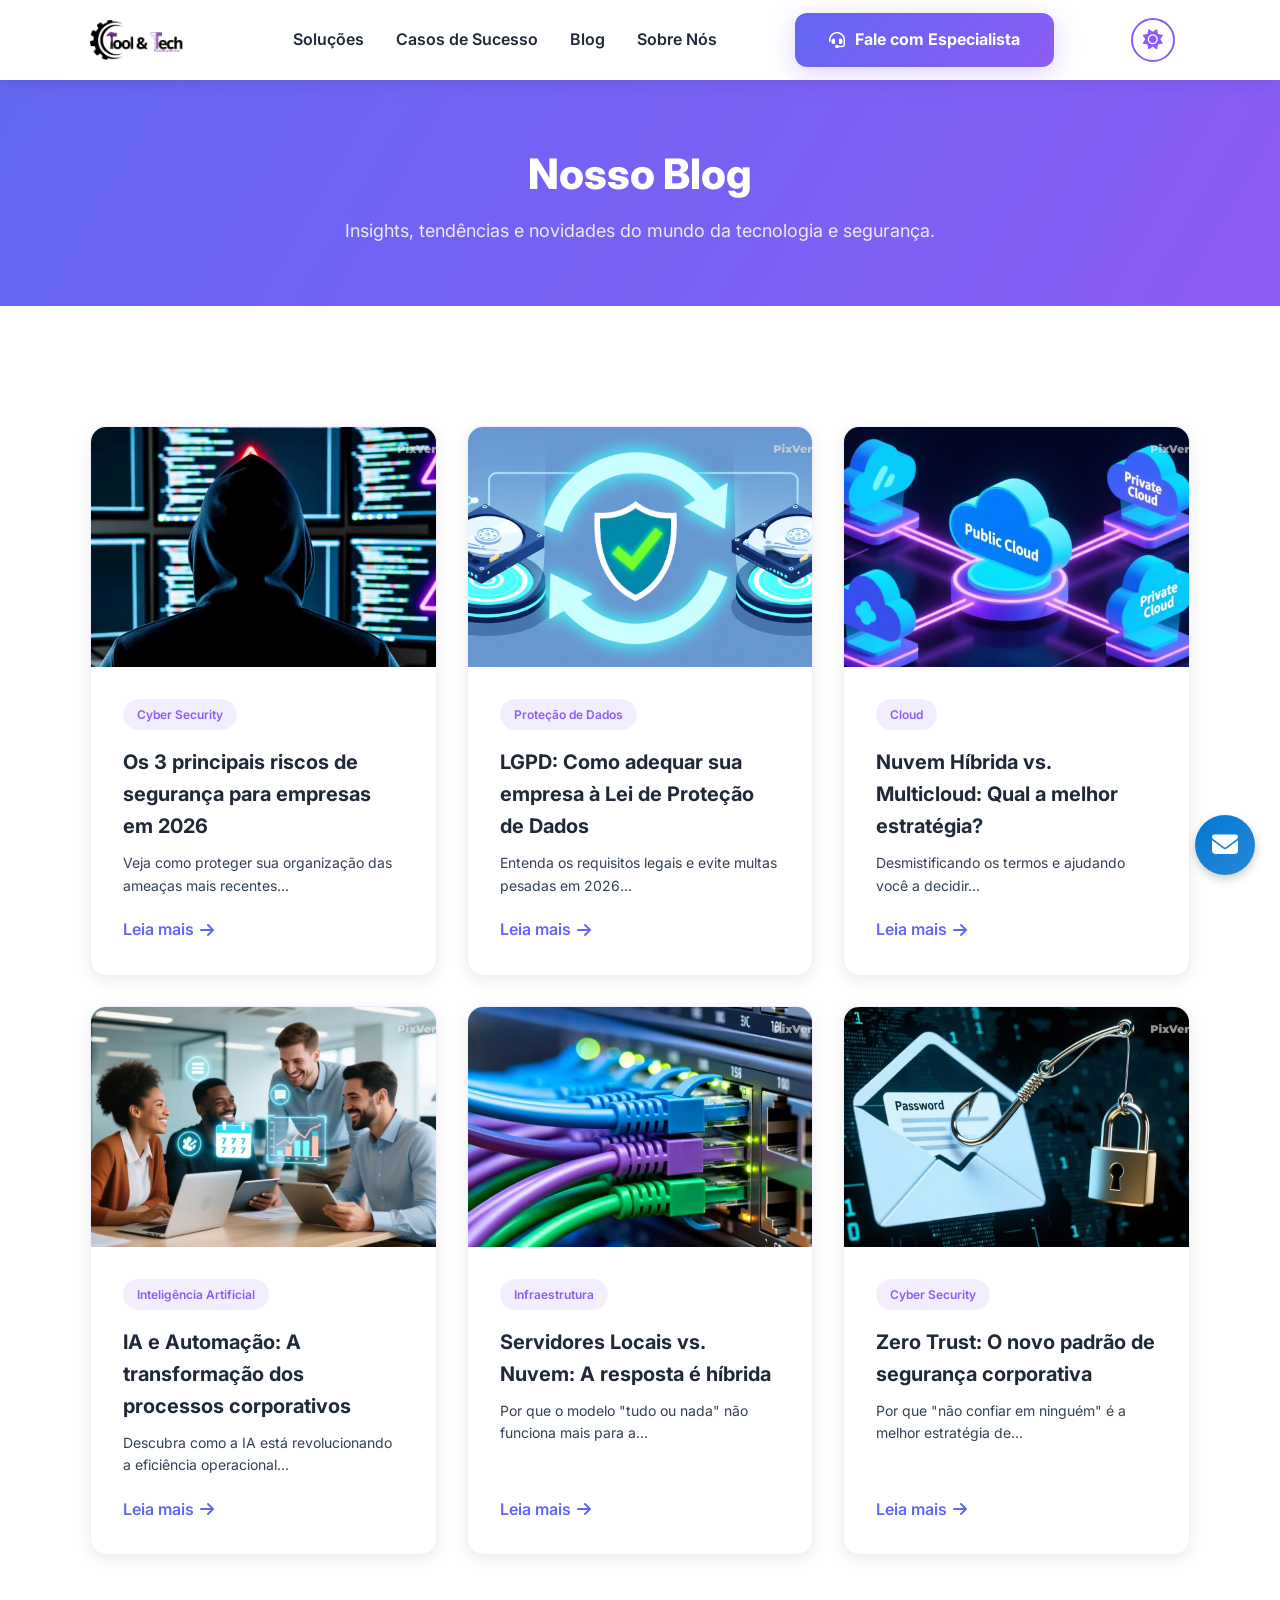
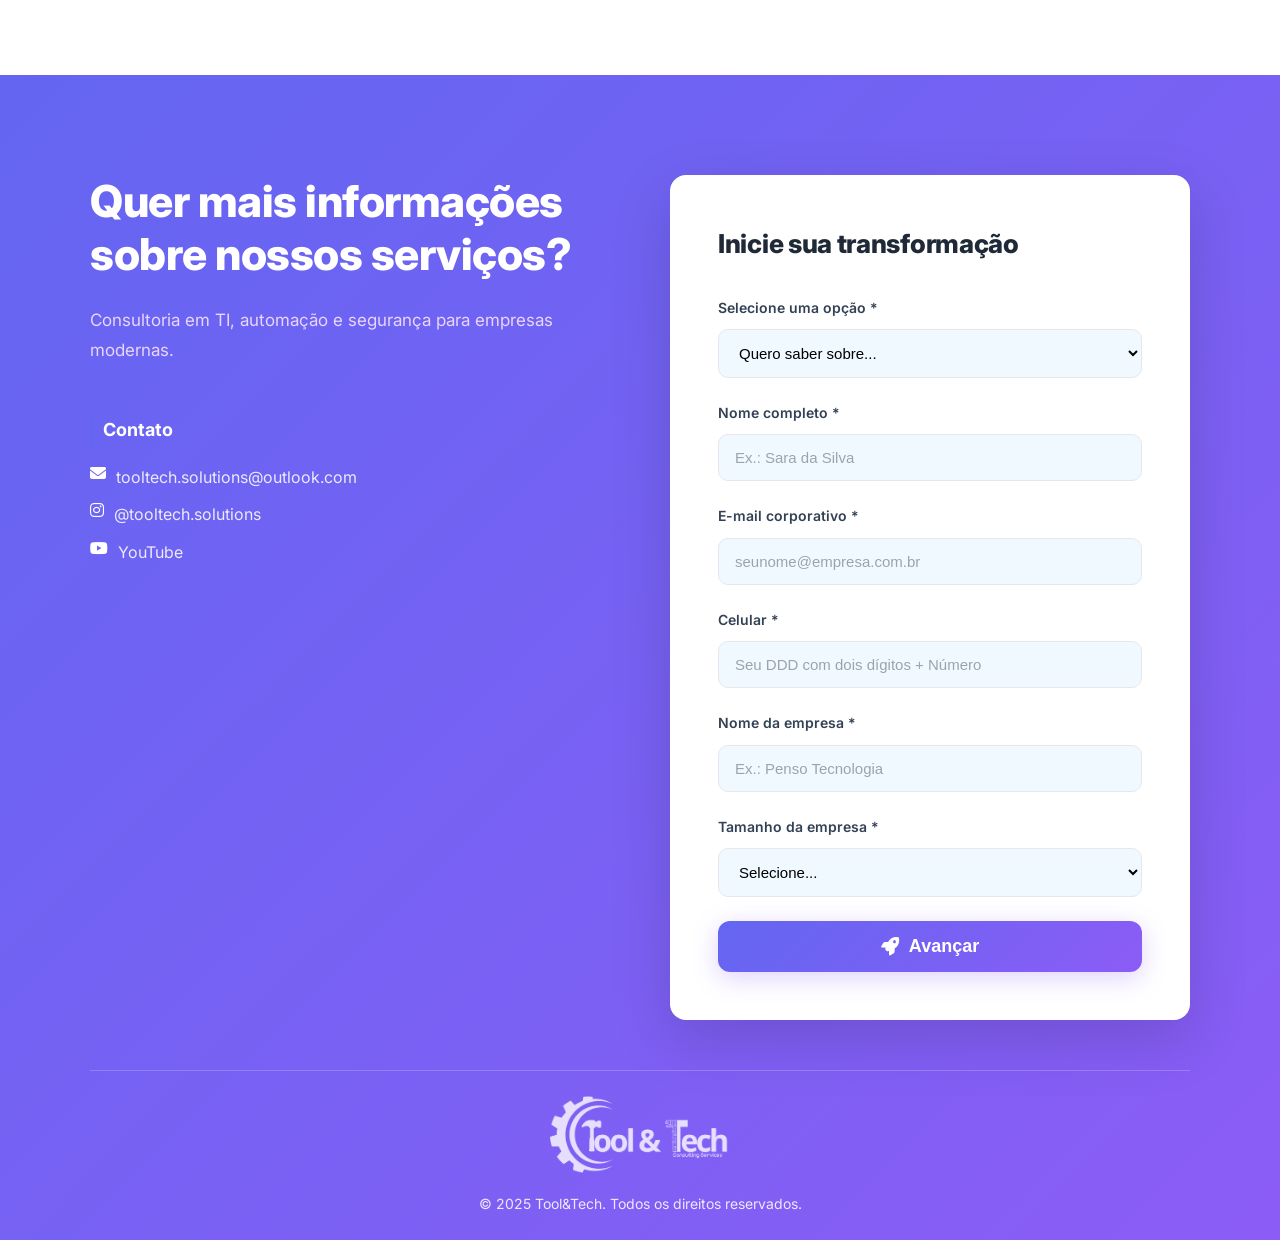
<file: pages/blog.html>
<!DOCTYPE html>
<html lang="pt-br">
  <head>
    <meta charset="UTF-8" />
    <meta name="viewport" content="width=device-width, initial-scale=1.0" />
    <title>Blog - Tool&Tech Consulting Services</title>

    <meta name="description" content="Blog de consultoria em TI, automação e segurança. Leia artigos sobre cyber security, proteção de dados, cloud computing e transformação digital.">
    <!-- Open Graph -->
    <meta property="og:title" content="Blog - Tool&Tech Consulting Services">
    <meta property="og:description" content="Insights e tendências sobre TI, segurança e automação para empresas modernas.">
    <meta property="og:image" content="../assets/images/logo/logo-tool-tech.png">
    <meta property="og:type" content="website">
    <meta property="og:url" content="https://www.tooltech.com.br/pages/blog.html">
    <!-- Twitter Card -->
    <meta name="twitter:card" content="summary_large_image">
    <meta name="twitter:title" content="Blog - Tool&Tech Consulting Services">
    <meta name="twitter:description" content="Insights e tendências sobre TI, segurança e automação para empresas modernas.">
    <meta name="twitter:image" content="../assets/images/logo/logo-tool-tech.png">

    <link rel="icon" href="../assets/images/logo/logo-tool-tech.icon" type="image/x-icon" />
    <link rel="stylesheet" href="https://cdn.jsdelivr.net/npm/swiper@11/swiper-bundle.min.css" />
    <link rel="stylesheet" href="https://cdnjs.cloudflare.com/ajax/libs/font-awesome/6.5.1/css/all.min.css" />
    <link rel="stylesheet" href="https://unpkg.com/aos@next/dist/aos.css" />
    <link rel="stylesheet" href="../assets/css/style.css" />
    <link rel="stylesheet" href="../assets/css/responsive.css" />
  </head>
  <body>
    <header id="main-header">
      <nav class="container nav-bar">
        <a href="../index.html" class="logo">
          <img src="../assets/images/logo/logo-tool-tech.png" alt="Logo da Tool&Tech Consulting Services - Consultoria em TI, automação e segurança para empresas modernas" style="max-height: 40px; width: auto;" loading="eager">
        </a>
        <ul class="nav-links">
          <li><a href="solucoes.html">Soluções</a></li>
          <li><a href="../index.html#cases">Casos de Sucesso</a></li>
          <li><a href="blog.html">Blog</a></li>
          <li><a href="sobre-nos.html">Sobre Nós</a></li>
        </ul>
        <a href="../index.html#contact" class="cta-button header-cta">
          <i class="fas fa-headset"></i> Fale com Especialista
        </a>
        <button id="theme-toggle" class="theme-toggle" aria-label="Alternar tema">
          <i class="fas fa-sun"></i>
        </button>
        <button id="menu-toggle" aria-label="Abrir menu">
          <i class="fas fa-bars"></i>
        </button>
      </nav>
      <div id="mobile-menu" class="mobile-nav">
        <a href="solucoes.html">Soluções</a>
        <a href="../index.html#cases">Casos de Sucesso</a>
        <a href="blog.html">Blog</a>
        <a href="sobre-nos.html">Sobre Nós</a>
        <a href="../index.html#contact" class="cta-button">Fale com um Especialista</a>
      </div>
    </header>

    <main>
      <section class="page-hero">
        <h1>Nosso Blog</h1>
        <p>
          Insights, tendências e novidades do mundo da tecnologia e segurança.
        </p>
      </section>

      <section class="section-padding">
        <div class="container">
          <div class="blog-grid">
            
            <div class="article-card" data-aos="fade-up">
              <a href="artigo.html?id=1" class="article-image-link">
                <div class="article-image" style="background-image: url('../assets/images/blog/artigo-1.jpg');"></div>
              </a>
              <div class="article-content">
                <span class="article-category">Cyber Security</span>
                <h3>Os 3 principais riscos de segurança para empresas em 2026</h3>
                <p>Veja como proteger sua organização das ameaças mais recentes...</p>
                <a href="artigo.html?id=1" class="card-link">Leia mais <i class="fas fa-arrow-right"></i></a>
              </div>
            </div>

            <div class="article-card" data-aos="fade-up" data-aos-delay="100">
              <a href="artigo.html?id=2" class="article-image-link">
                <div class="article-image" style="background-image: url('../assets/images/blog/artigo-2.jpg');"></div>
              </a>
              <div class="article-content">
                <span class="article-category">Proteção de Dados</span>
                <h3>LGPD: Como adequar sua empresa à Lei de Proteção de Dados</h3>
                <p>Entenda os requisitos legais e evite multas pesadas em 2026...</p>
                <a href="artigo.html?id=2" class="card-link">Leia mais <i class="fas fa-arrow-right"></i></a>
              </div>
            </div>

            <div class="article-card" data-aos="fade-up" data-aos-delay="200">
              <a href="artigo.html?id=3" class="article-image-link">
                <div class="article-image" style="background-image: url('../assets/images/blog/artigo-3.jpg');"></div>
              </a>
              <div class="article-content">
                <span class="article-category">Cloud</span>
                <h3>Nuvem Híbrida vs. Multicloud: Qual a melhor estratégia?</h3>
                <p>Desmistificando os termos e ajudando você a decidir...</p>
                <a href="artigo.html?id=3" class="card-link">Leia mais <i class="fas fa-arrow-right"></i></a>
              </div>
            </div>

            <div class="article-card" data-aos="fade-up">
              <a href="artigo.html?id=4" class="article-image-link">
                <div class="article-image" style="background-image: url('../assets/images/blog/artigo-4.jpg');"></div>
              </a>
              <div class="article-content">
                <span class="article-category">Inteligência Artificial</span>
                <h3>IA e Automação: A transformação dos processos corporativos</h3>
                <p>Descubra como a IA está revolucionando a eficiência operacional...</p>
                <a href="artigo.html?id=4" class="card-link">Leia mais <i class="fas fa-arrow-right"></i></a>
              </div>
            </div>

            <div class="article-card" data-aos="fade-up" data-aos-delay="100">
              <a href="artigo.html?id=5" class="article-image-link">
                <div class="article-image" style="background-image: url('../assets/images/blog/artigo-5.jpg');"></div>
              </a>
              <div class="article-content">
                <span class="article-category">Infraestrutura</span>
                <h3>Servidores Locais vs. Nuvem: A resposta é híbrida</h3>
                <p>Por que o modelo "tudo ou nada" não funciona mais para a...</p>
                <a href="artigo.html?id=5" class="card-link">Leia mais <i class="fas fa-arrow-right"></i></a>
              </div>
            </div>

            <div class="article-card" data-aos="fade-up" data-aos-delay="200">
              <a href="artigo.html?id=6" class="article-image-link">
                <div class="article-image" style="background-image: url('../assets/images/blog/artigo-6.jpg');"></div>
              </a>
              <div class="article-content">
                <span class="article-category">Cyber Security</span>
                <h3>Zero Trust: O novo padrão de segurança corporativa</h3>
                <p>Por que "não confiar em ninguém" é a melhor estratégia de...</p>
                <a href="artigo.html?id=6" class="card-link">Leia mais <i class="fas fa-arrow-right"></i></a>
              </div>
            </div>

          </div>
        </div>
      </section>
    </main>

    <section id="contact" class="contact-footer-section">
        <div class="container">
            <div class="contact-grid">
                <div class="contact-info" data-aos="fade-right">
                    <h2>Quer mais informações sobre nossos serviços?</h2>
                    <p>Consultoria em TI, automação e segurança para empresas modernas.</p>
                    <div class="footer-links-grid">
                        <div class="footer-column">
                            <h4>Contato</h4>
                            <ul class="footer-contact-list">
                                <li>
                                    <i class="fas fa-envelope"></i>
                                    <a href="mailto:tooltech.solutions@outlook.com">tooltech.solutions@outlook.com</a>
                                </li>
                                <li>
                                    <i class="fab fa-instagram"></i>
                                    <a href="https://instagram.com/tooltech.solutions" target="_blank" rel="noopener">@tooltech.solutions</a>
                                </li>
                                <li>
                                    <i class="fab fa-youtube"></i>
                                    <a href="https://youtube.com/@tooltechsolutions" target="_blank" rel="noopener">YouTube</a>
                                </li>
                            </ul>
                        </div>
                    </div>
                </div>
          <div class="contact-form-wrapper" data-aos="fade-left">
            <form id="contact-form" class="contact-form-card">
              <h3>Inicie sua transformação</h3>

              <div id="form-feedback" class="form-feedback"></div>

              <div class="form-group">
                <label for="select-option">Selecione uma opção *</label>
                <select id="select-option" name="select-option" required>
                  <option value="" disabled selected>Quero saber sobre...</option>
                  <option value="cyber-security">Cyber Security</option>
                  <option value="data-protection">Proteção de Dados</option>
                  <option value="cloud">Computação em Nuvem</option>
                  <option value="other">Outro Assunto</option>
                </select>
              </div>
              <div class="form-group">
                <label for="name">Nome completo *</label>
                <input type="text" id="name" name="name" placeholder="Ex.: Sara da Silva" required />
              </div>
              <div class="form-group">
                <label for="email">E-mail corporativo *</label>
                <input type="email" id="email" name="email" placeholder="seunome@empresa.com.br" required />
              </div>
              <div class="form-group">
                <label for="phone">Celular *</label>
                <input type="tel" id="phone" name="phone" placeholder="Seu DDD com dois dígitos + Número" required />
              </div>
              <div class="form-group">
                <label for="company">Nome da empresa *</label>
                <input type="text" id="company" name="company" placeholder="Ex.: Penso Tecnologia" required />
              </div>
              <div class="form-group">
                <label for="company-size">Tamanho da empresa *</label>
                <select id="company-size" name="company-size" required>
                  <option value="" disabled selected>Selecione...</option>
                  <option value="1-10">1-10 funcionários</option>
                  <option value="11-50">11-50 funcionários</option>
                  <option value="51-200">51-200 funcionários</option>
                  <option value="201+">Mais de 200 funcionários</option>
                </select>
              </div>

              <button type="submit" class="cta-button form-button">
                <i class="fas fa-rocket"></i> Avançar
              </button>
            </form>
                </div>
            </div>
            <div class="footer-bottom">
                <a href="../index.html#hero" class="logo-footer">
                    <img src="../assets/images/logo/logo-tool-tech.png" alt="Logo da Tool&Tech Consulting Services - Consultoria em TI, automação e segurança para empresas modernas" style="max-width: 180px; height: auto;" loading="lazy">
                </a>
                <p>&copy; 2025 Tool&Tech. Todos os direitos reservados.</p>
            </div>
        </div>
    </section>

    <a href="https://outlook.office.com/mail/deeplink/compose?to=tooltech.solutions@outlook.com" class="outlook-fab" target="_blank" aria-label="Enviar email pelo Outlook">
        <i class="fas fa-envelope"></i>
    </a>

    <script src="https://cdn.jsdelivr.net/npm/swiper@11/swiper-bundle.min.js"></script>
    <script src="https://unpkg.com/aos@next/dist/aos.js"></script>
    <script src="../assets/js/main.js"></script>
    <script src="../assets/js/animations.js"></script>
    <script src="../assets/js/email-fallback.js"></script>
    <script src="../assets/js/form-handler.js"></script>
  </body>
</html>
</file>
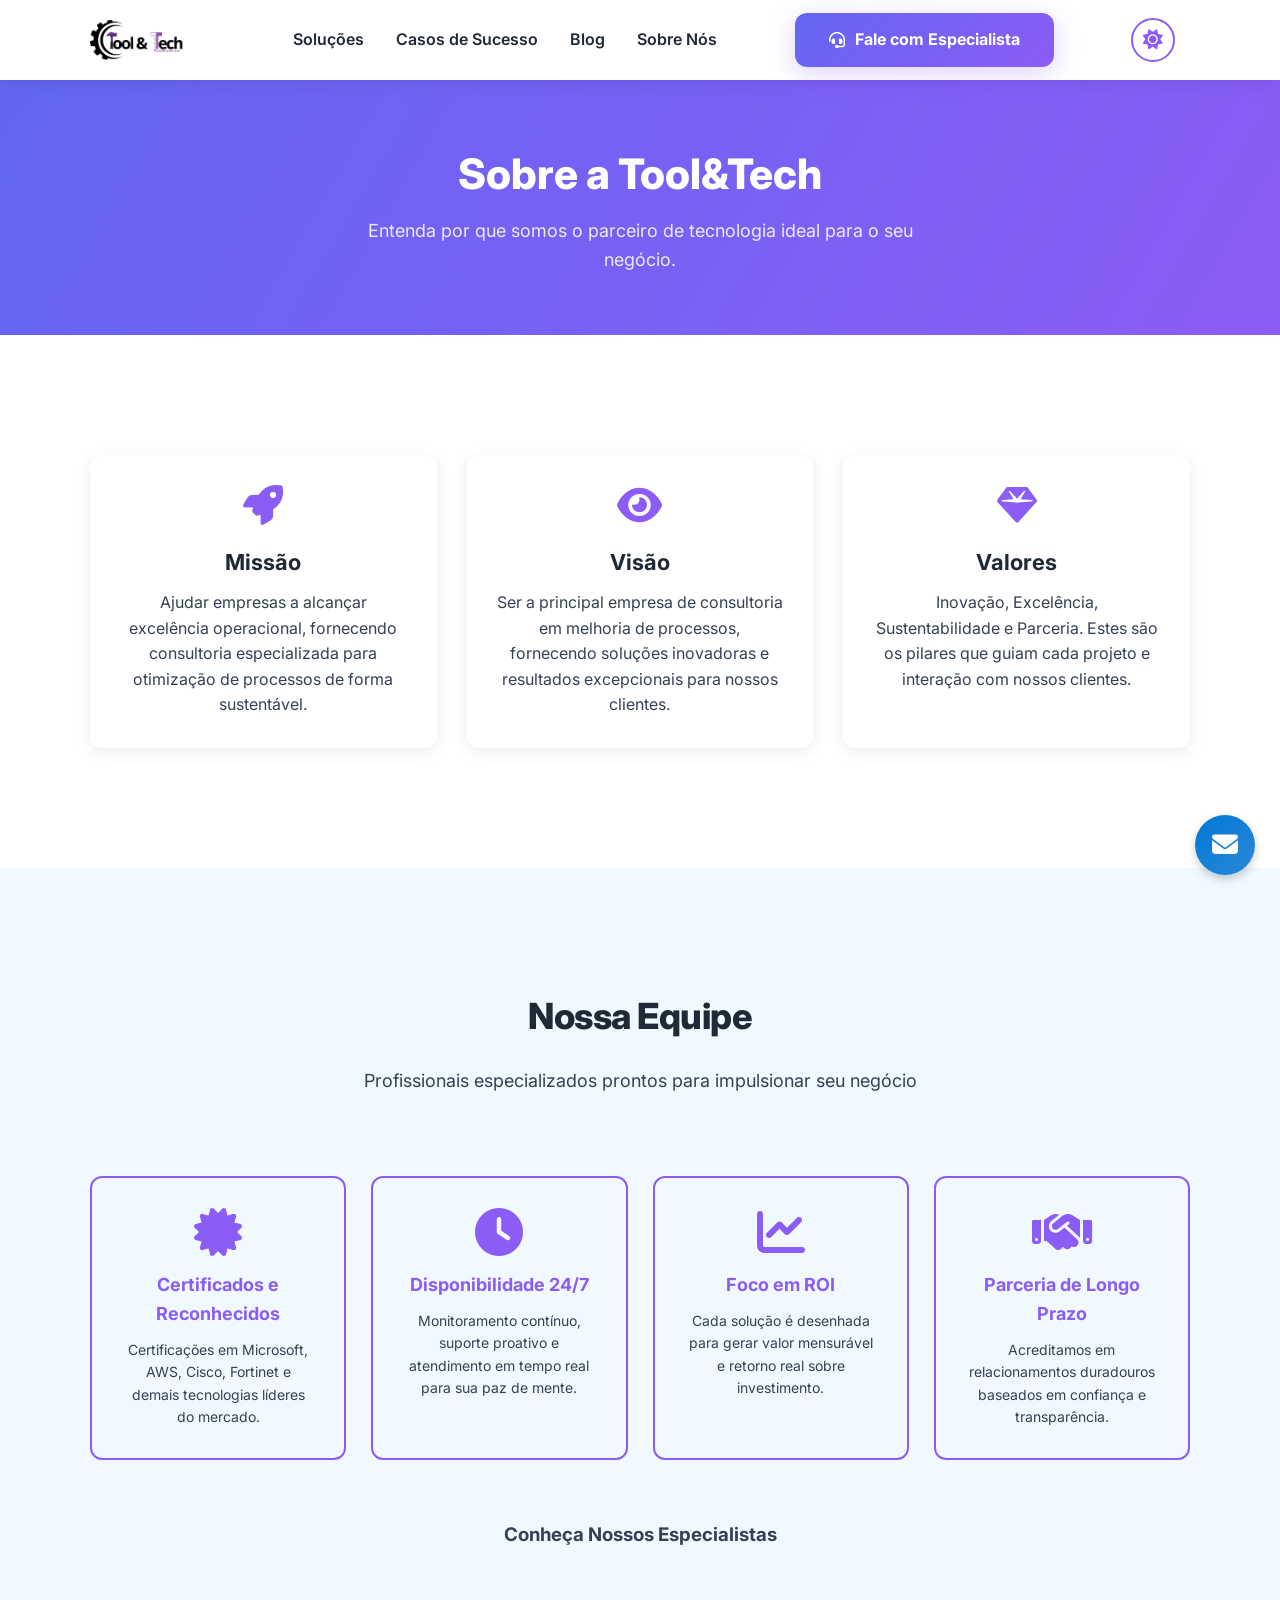
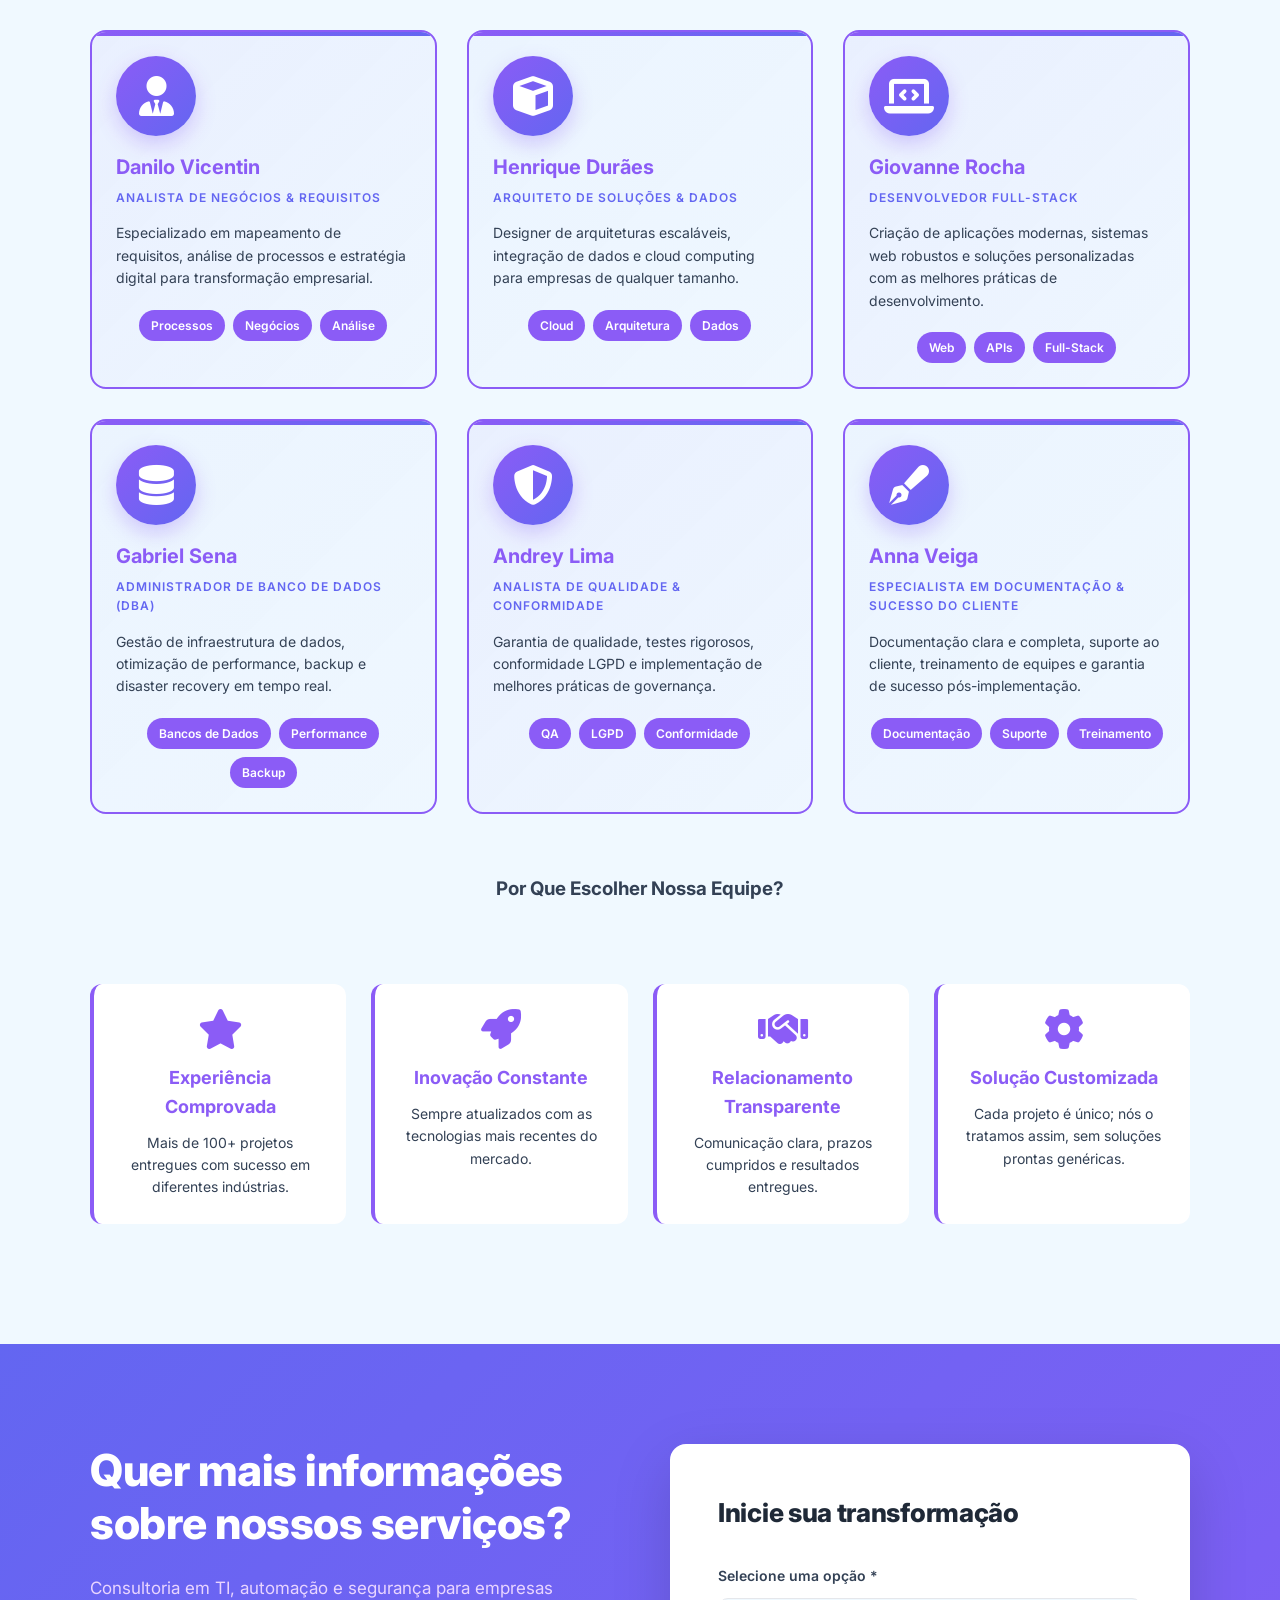
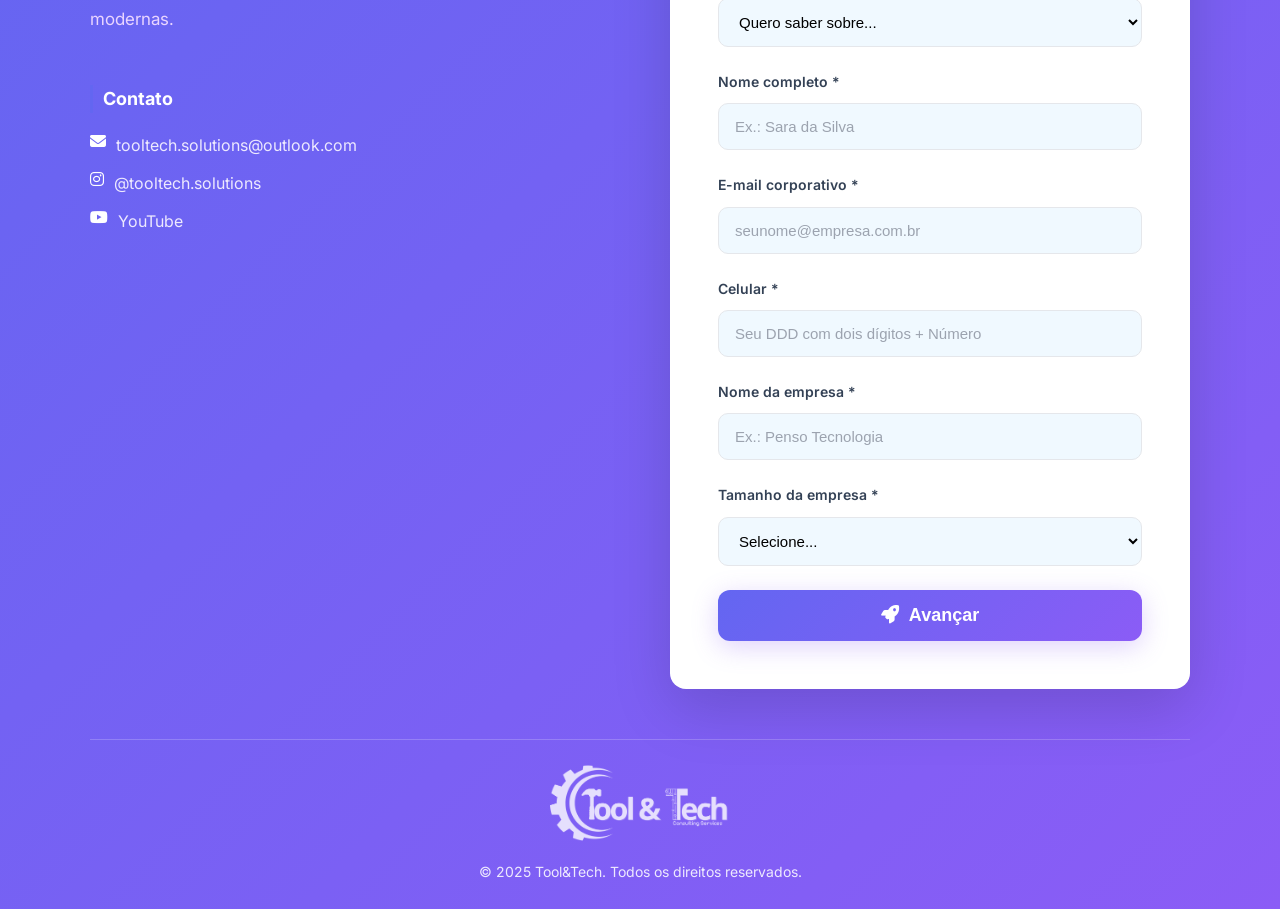
<file: pages/sobre-nos.html>
<!DOCTYPE html>
<html lang="pt-br">
<head>
    <meta charset="UTF-8">
    <meta name="viewport" content="width=device-width, initial-scale=1.0">
    <title>Sobre Nós - Tool&Tech Consulting Services</title>
    
    <meta name="description" content="Conheça a Tool&Tech Consulting Services. Consultoria especializada em TI, segurança cibernética, proteção de dados e automação para empresas modernas.">
    <!-- Open Graph -->
    <meta property="og:title" content="Sobre Nós - Tool&Tech Consulting Services">
    <meta property="og:description" content="Especialistas em consultoria de TI, cyber security e automação. Missão: excelência operacional para seu negócio.">
    <meta property="og:image" content="../assets/images/logo/logo-tool-tech.png">
    <meta property="og:type" content="website">
    <meta property="og:url" content="https://www.tooltech.com.br/pages/sobre-nos.html">
    <!-- Twitter Card -->
    <meta name="twitter:card" content="summary_large_image">
    <meta name="twitter:title" content="Sobre Nós - Tool&Tech Consulting Services">
    <meta name="twitter:description" content="Especialistas em consultoria de TI, cyber security e automação. Missão: excelência operacional para seu negócio.">
    <meta name="twitter:image" content="../assets/images/logo/logo-tool-tech.png">

    <link rel="icon" href="../assets/images/logo/logo-tool-tech.icon" type="image/x-icon">

    
    <link rel="stylesheet" href="https://cdn.jsdelivr.net/npm/swiper@11/swiper-bundle.min.css" />
    <link rel="stylesheet" href="https://cdnjs.cloudflare.com/ajax/libs/font-awesome/6.5.1/css/all.min.css">
    <link rel="stylesheet" href="https://unpkg.com/aos@next/dist/aos.css" />
    
    <link rel="stylesheet" href="../assets/css/style.css">
    <link rel="stylesheet" href="../assets/css/responsive.css">
</head>
<body>

    <header id="main-header">
        <nav class="container nav-bar">
            <a href="../index.html" class="logo">
                <img src="../assets/images/logo/logo-tool-tech.png" alt="Logo da Tool&Tech Consulting Services - Consultoria em TI, automação e segurança para empresas modernas" style="max-height: 40px; width: auto;">
            </a>
            <ul class="nav-links">
                <li><a href="solucoes.html">Soluções</a></li>
                <li><a href="../index.html#cases">Casos de Sucesso</a></li>
                <li><a href="blog.html">Blog</a></li>
                <li><a href="sobre-nos.html">Sobre Nós</a></li>
            </ul>
            <a href="../index.html#contact" class="cta-button header-cta">
                <i class="fas fa-headset"></i> Fale com Especialista
            </a>
            <button id="theme-toggle" class="theme-toggle" aria-label="Alternar tema">
                <i class="fas fa-sun"></i>
            </button>
            <button id="menu-toggle" aria-label="Abrir menu"><i class="fas fa-bars"></i></button>
        </nav>
        <div id="mobile-menu" class="mobile-nav">
            <a href="solucoes.html">Soluções</a>
            <a href="../index.html#cases">Casos de Sucesso</a>
            <a href="blog.html">Blog</a>
            <a href="sobre-nos.html">Sobre Nós</a>
            <a href="../index.html#contact" class="cta-button">Fale com um Especialista</a>
        </div>
    </header>

    <main>
        <section class="page-hero">
            <h1>Sobre a Tool&Tech</h1>
            <p>Entenda por que somos o parceiro de tecnologia ideal para o seu negócio.</p>
        </section>

        <section class="section-padding">
            <div class="container">
                <div class="about-grid">
                    <div class="about-card" data-aos="fade-up">
                        <i class="fas fa-rocket"></i>
                        <h3>Missão</h3>
                        <p>Ajudar empresas a alcançar excelência operacional, fornecendo consultoria especializada para otimização de processos de forma sustentável.</p>
                    </div>
                    <div class="about-card" data-aos="fade-up" data-aos-delay="100">
                        <i class="fas fa-eye"></i>
                        <h3>Visão</h3>
                        <p>Ser a principal empresa de consultoria em melhoria de processos, fornecendo soluções inovadoras e resultados excepcionais para nossos clientes.</p>
                    </div>
                    <div class="about-card" data-aos="fade-up" data-aos-delay="200">
                        <i class="fas fa-gem"></i>
                        <h3>Valores</h3>
                        <p>Inovação, Excelência, Sustentabilidade e Parceria. Estes são os pilares que guiam cada projeto e interação com nossos clientes.</p>
                    </div>
                </div>
            </div>
        </section>

        <section id="team" class="section-padding section-bg">
            <div class="container">
                <div class="section-header" data-aos="fade-up">
                    <h2>Nossa Equipe</h2>
                    <p>Profissionais especializados prontos para impulsionar seu negócio</p>
                </div>

                <!-- Competências -->
                <div class="team-expertise-grid" data-aos="fade-up">
                    <div class="expertise-card">
                        <i class="fas fa-certificate"></i>
                        <h4>Certificados e Reconhecidos</h4>
                        <p>Certificações em Microsoft, AWS, Cisco, Fortinet e demais tecnologias líderes do mercado.</p>
                    </div>
                    <div class="expertise-card">
                        <i class="fas fa-clock"></i>
                        <h4>Disponibilidade 24/7</h4>
                        <p>Monitoramento contínuo, suporte proativo e atendimento em tempo real para sua paz de mente.</p>
                    </div>
                    <div class="expertise-card">
                        <i class="fas fa-chart-line"></i>
                        <h4>Foco em ROI</h4>
                        <p>Cada solução é desenhada para gerar valor mensurável e retorno real sobre investimento.</p>
                    </div>
                    <div class="expertise-card">
                        <i class="fas fa-handshake"></i>
                        <h4>Parceria de Longo Prazo</h4>
                        <p>Acreditamos em relacionamentos duradouros baseados em confiança e transparência.</p>
                    </div>
                </div>

                <!-- Membros da Equipe -->
                <div class="section-header" data-aos="fade-up" style="margin-top: 60px;">
                    <h3>Conheça Nossos Especialistas</h3>
                </div>
                
                <div class="team-members-grid">
                    <div class="team-member-card" data-aos="fade-up">
                        <div class="team-member-avatar">
                            <i class="fas fa-user-tie"></i>
                        </div>
                        <h4>Danilo Vicentin</h4>
                        <span class="team-role">Analista de Negócios & Requisitos</span>
                        <p>Especializado em mapeamento de requisitos, análise de processos e estratégia digital para transformação empresarial.</p>
                        <div class="team-skills">
                            <span class="skill-tag">Processos</span>
                            <span class="skill-tag">Negócios</span>
                            <span class="skill-tag">Análise</span>
                        </div>
                    </div>

                    <div class="team-member-card" data-aos="fade-up" data-aos-delay="100">
                        <div class="team-member-avatar">
                            <i class="fas fa-cube"></i>
                        </div>
                        <h4>Henrique Durães</h4>
                        <span class="team-role">Arquiteto de Soluções & Dados</span>
                        <p>Designer de arquiteturas escaláveis, integração de dados e cloud computing para empresas de qualquer tamanho.</p>
                        <div class="team-skills">
                            <span class="skill-tag">Cloud</span>
                            <span class="skill-tag">Arquitetura</span>
                            <span class="skill-tag">Dados</span>
                        </div>
                    </div>

                    <div class="team-member-card" data-aos="fade-up" data-aos-delay="200">
                        <div class="team-member-avatar">
                            <i class="fas fa-laptop-code"></i>
                        </div>
                        <h4>Giovanne Rocha</h4>
                        <span class="team-role">Desenvolvedor Full-Stack</span>
                        <p>Criação de aplicações modernas, sistemas web robustos e soluções personalizadas com as melhores práticas de desenvolvimento.</p>
                        <div class="team-skills">
                            <span class="skill-tag">Web</span>
                            <span class="skill-tag">APIs</span>
                            <span class="skill-tag">Full-Stack</span>
                        </div>
                    </div>

                    <div class="team-member-card" data-aos="fade-up" data-aos-delay="300">
                        <div class="team-member-avatar">
                            <i class="fas fa-database"></i>
                        </div>
                        <h4>Gabriel Sena</h4>
                        <span class="team-role">Administrador de Banco de Dados (DBA)</span>
                        <p>Gestão de infraestrutura de dados, otimização de performance, backup e disaster recovery em tempo real.</p>
                        <div class="team-skills">
                            <span class="skill-tag">Bancos de Dados</span>
                            <span class="skill-tag">Performance</span>
                            <span class="skill-tag">Backup</span>
                        </div>
                    </div>

                    <div class="team-member-card" data-aos="fade-up" data-aos-delay="400">
                        <div class="team-member-avatar">
                            <i class="fas fa-shield-alt"></i>
                        </div>
                        <h4>Andrey Lima</h4>
                        <span class="team-role">Analista de Qualidade & Conformidade</span>
                        <p>Garantia de qualidade, testes rigorosos, conformidade LGPD e implementação de melhores práticas de governança.</p>
                        <div class="team-skills">
                            <span class="skill-tag">QA</span>
                            <span class="skill-tag">LGPD</span>
                            <span class="skill-tag">Conformidade</span>
                        </div>
                    </div>

                    <div class="team-member-card" data-aos="fade-up" data-aos-delay="500">
                        <div class="team-member-avatar">
                            <i class="fas fa-pen-fancy"></i>
                        </div>
                        <h4>Anna Veiga</h4>
                        <span class="team-role">Especialista em Documentação & Sucesso do Cliente</span>
                        <p>Documentação clara e completa, suporte ao cliente, treinamento de equipes e garantia de sucesso pós-implementação.</p>
                        <div class="team-skills">
                            <span class="skill-tag">Documentação</span>
                            <span class="skill-tag">Suporte</span>
                            <span class="skill-tag">Treinamento</span>
                        </div>
                    </div>
                </div>

                <!-- Por que escolher nossa equipe -->
                <div class="why-choose-section" data-aos="fade-up" style="margin-top: 60px;">
                    <div class="section-header">
                        <h3>Por Que Escolher Nossa Equipe?</h3>
                    </div>
                    <div class="why-choose-grid">
                        <div class="why-choose-item">
                            <i class="fas fa-star"></i>
                            <h4>Experiência Comprovada</h4>
                            <p>Mais de 100+ projetos entregues com sucesso em diferentes indústrias.</p>
                        </div>
                        <div class="why-choose-item">
                            <i class="fas fa-rocket"></i>
                            <h4>Inovação Constante</h4>
                            <p>Sempre atualizados com as tecnologias mais recentes do mercado.</p>
                        </div>
                        <div class="why-choose-item">
                            <i class="fas fa-handshake"></i>
                            <h4>Relacionamento Transparente</h4>
                            <p>Comunicação clara, prazos cumpridos e resultados entregues.</p>
                        </div>
                        <div class="why-choose-item">
                            <i class="fas fa-cog"></i>
                            <h4>Solução Customizada</h4>
                            <p>Cada projeto é único; nós o tratamos assim, sem soluções prontas genéricas.</p>
                        </div>
                    </div>
                </div>
            </div>
        </section>
    </main>
    
    <section id="contact" class="contact-footer-section">
        <div class="container">
            <div class="contact-grid">
                <div class="contact-info" data-aos="fade-right">
                    <h2>Quer mais informações sobre nossos serviços?</h2>
                    <p>Consultoria em TI, automação e segurança para empresas modernas.</p>
                    <div class="footer-links-grid">
                        <div class="footer-column">
                            <h4>Contato</h4>
                            <ul class="footer-contact-list">
                                <li>
                                    <i class="fas fa-envelope"></i>
                                    <a href="mailto:tooltech.solutions@outlook.com">tooltech.solutions@outlook.com</a>
                                </li>
                                <li>
                                    <i class="fab fa-instagram"></i>
                                    <a href="https://instagram.com/tooltech.solutions" target="_blank" rel="noopener">@tooltech.solutions</a>
                                </li>
                                <li>
                                    <i class="fab fa-youtube"></i>
                                    <a href="https://youtube.com/@tooltechsolutions" target="_blank" rel="noopener">YouTube</a>
                                </li>
                            </ul>
                        </div>
                    </div>
                </div>
                <div class="contact-form-wrapper" data-aos="fade-left">
                    <form id="contact-form" class="contact-form-card">
                        <h3>Inicie sua transformação</h3>
                        
                        <div id="form-feedback" class="form-feedback"></div>
                        
                        <div class="form-group">
                            <label for="select-option">Selecione uma opção *</label>
                            <select id="select-option" name="select-option" required>
                                <option value="" disabled selected>Quero saber sobre...</option>
                                <option value="cyber-security">Cyber Security</option>
                                <option value="data-protection">Proteção de Dados</option>
                                <option value="cloud">Computação em Nuvem</option>
                                <option value="other">Outro Assunto</option>
                            </select>
                        </div>
                        <div class="form-group">
                            <label for="name">Nome completo *</label>
                            <input type="text" id="name" name="name" placeholder="Ex.: Sara da Silva" required>
                        </div>
                        <div class="form-group">
                            <label for="email">E-mail corporativo *</label>
                            <input type="email" id="email" name="email" placeholder="seunome@empresa.com.br" required>
                        </div>
                        <div class="form-group">
                            <label for="phone">Celular *</label>
                            <input type="tel" id="phone" name="phone" placeholder="Seu DDD com dois dígitos + Número" required>
                        </div>
                        <div class="form-group">
                            <label for="company">Nome da empresa *</label>
                            <input type="text" id="company" name="company" placeholder="Ex.: Penso Tecnologia" required>
                        </div>
                        <div class="form-group">
                            <label for="company-size">Tamanho da empresa *</label>
                            <select id="company-size" name="company-size" required>
                                <option value="" disabled selected>Selecione...</option>
                                <option value="1-10">1-10 funcionários</option>
                                <option value="11-50">11-50 funcionários</option>
                                <option value="51-200">51-200 funcionários</option>
                                <option value="201+">Mais de 200 funcionários</option>
                            </select>
                        </div>
                        
                        <button type="submit" class="cta-button form-button">
                            <i class="fas fa-rocket"></i> Avançar
                        </button>
                    </form>
                </div>
            </div>
            <div class="footer-bottom">
                <a href="../index.html#hero" class="logo-footer">
                    <img src="../assets/images/logo/logo-tool-tech.png" alt="Logo da Tool&Tech Consulting Services - Consultoria em TI, automação e segurança para empresas modernas" style="max-width: 180px; height: auto;" loading="lazy">
                </a>
                <p>&copy; 2025 Tool&Tech. Todos os direitos reservados.</p>
            </div>
        </div>
    </section>
    
    <a href="https://outlook.office.com/mail/deeplink/compose?to=tooltech.solutions@outlook.com" class="outlook-fab" target="_blank" aria-label="Enviar email pelo Outlook">
        <i class="fas fa-envelope"></i>
    </a>

    <script src="https://cdn.jsdelivr.net/npm/swiper@11/swiper-bundle.min.js"></script>
    <script src="https://unpkg.com/aos@next/dist/aos.js"></script>
    <script src="../assets/js/main.js"></script>
    <script src="../assets/js/animations.js"></script>
    <script src="../assets/js/email-fallback.js"></script>
    <script src="../assets/js/form-handler.js"></script>
</body>
</html>
</file>
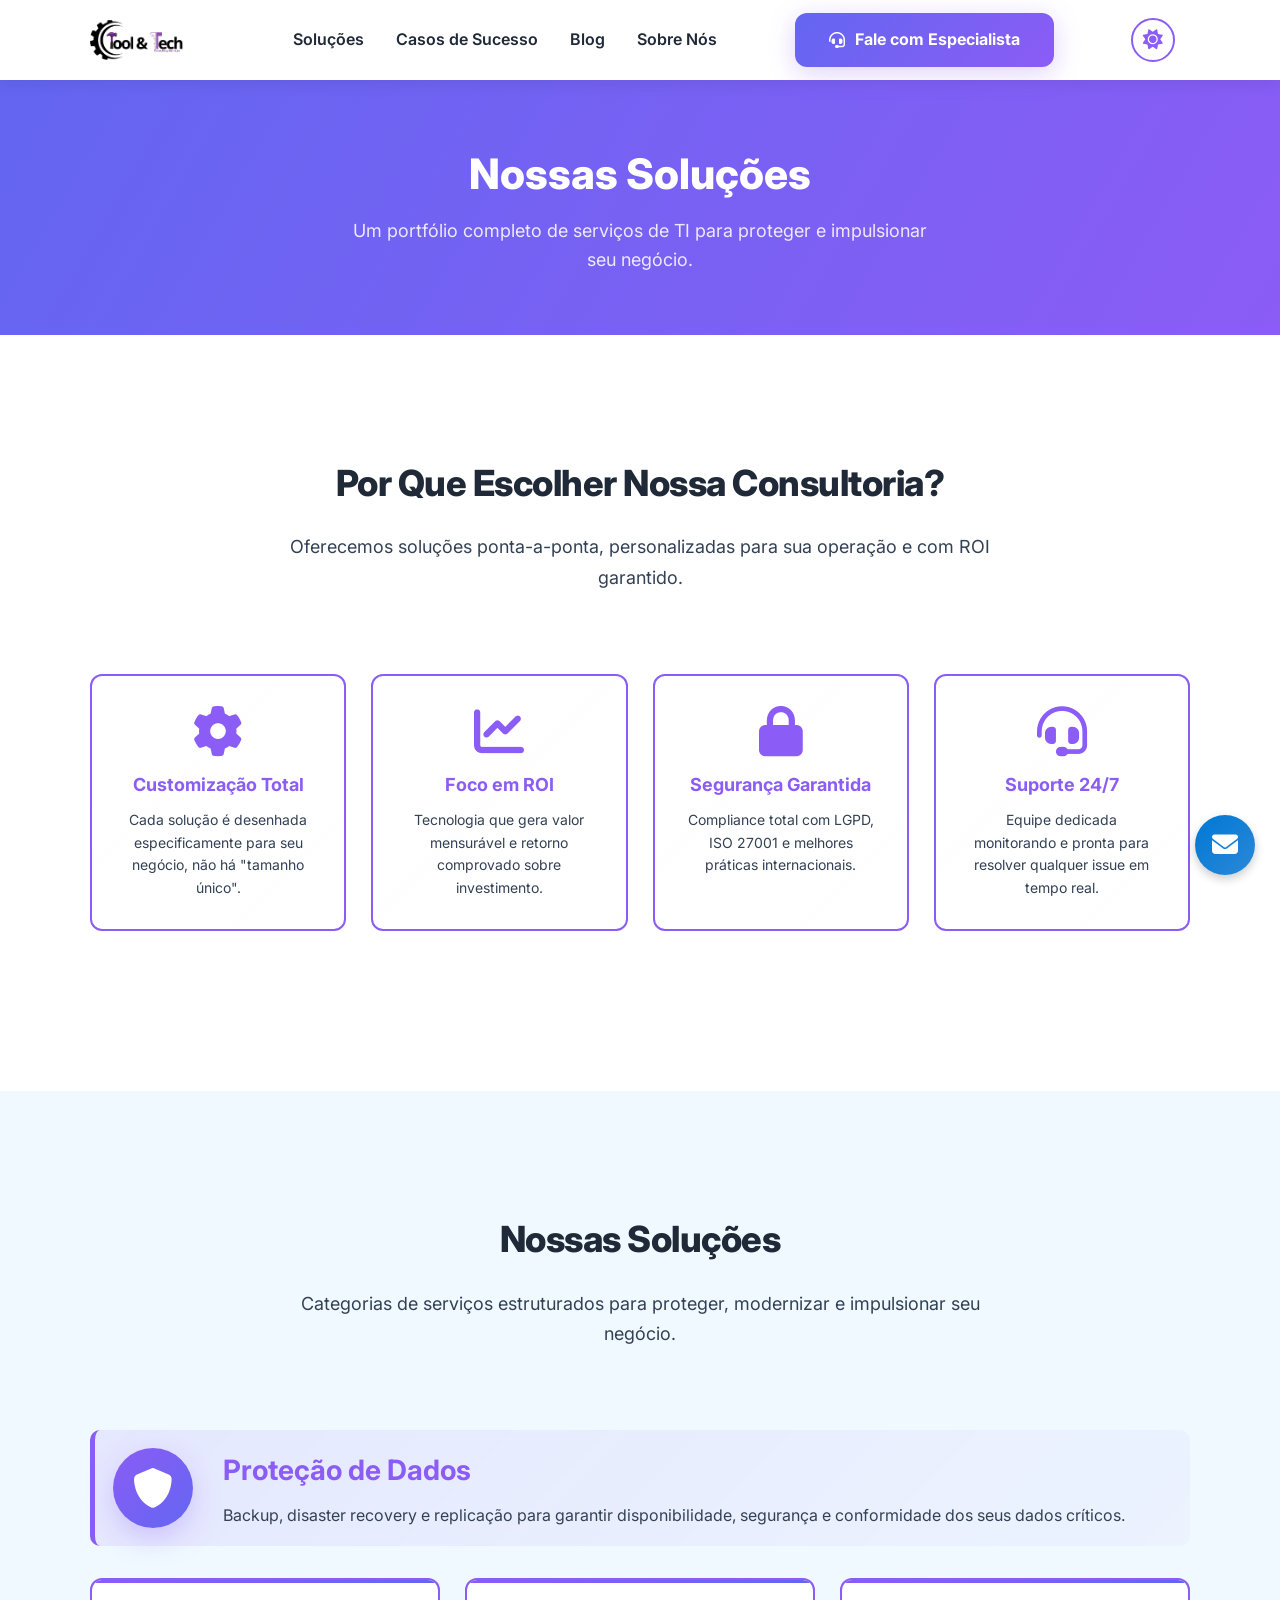
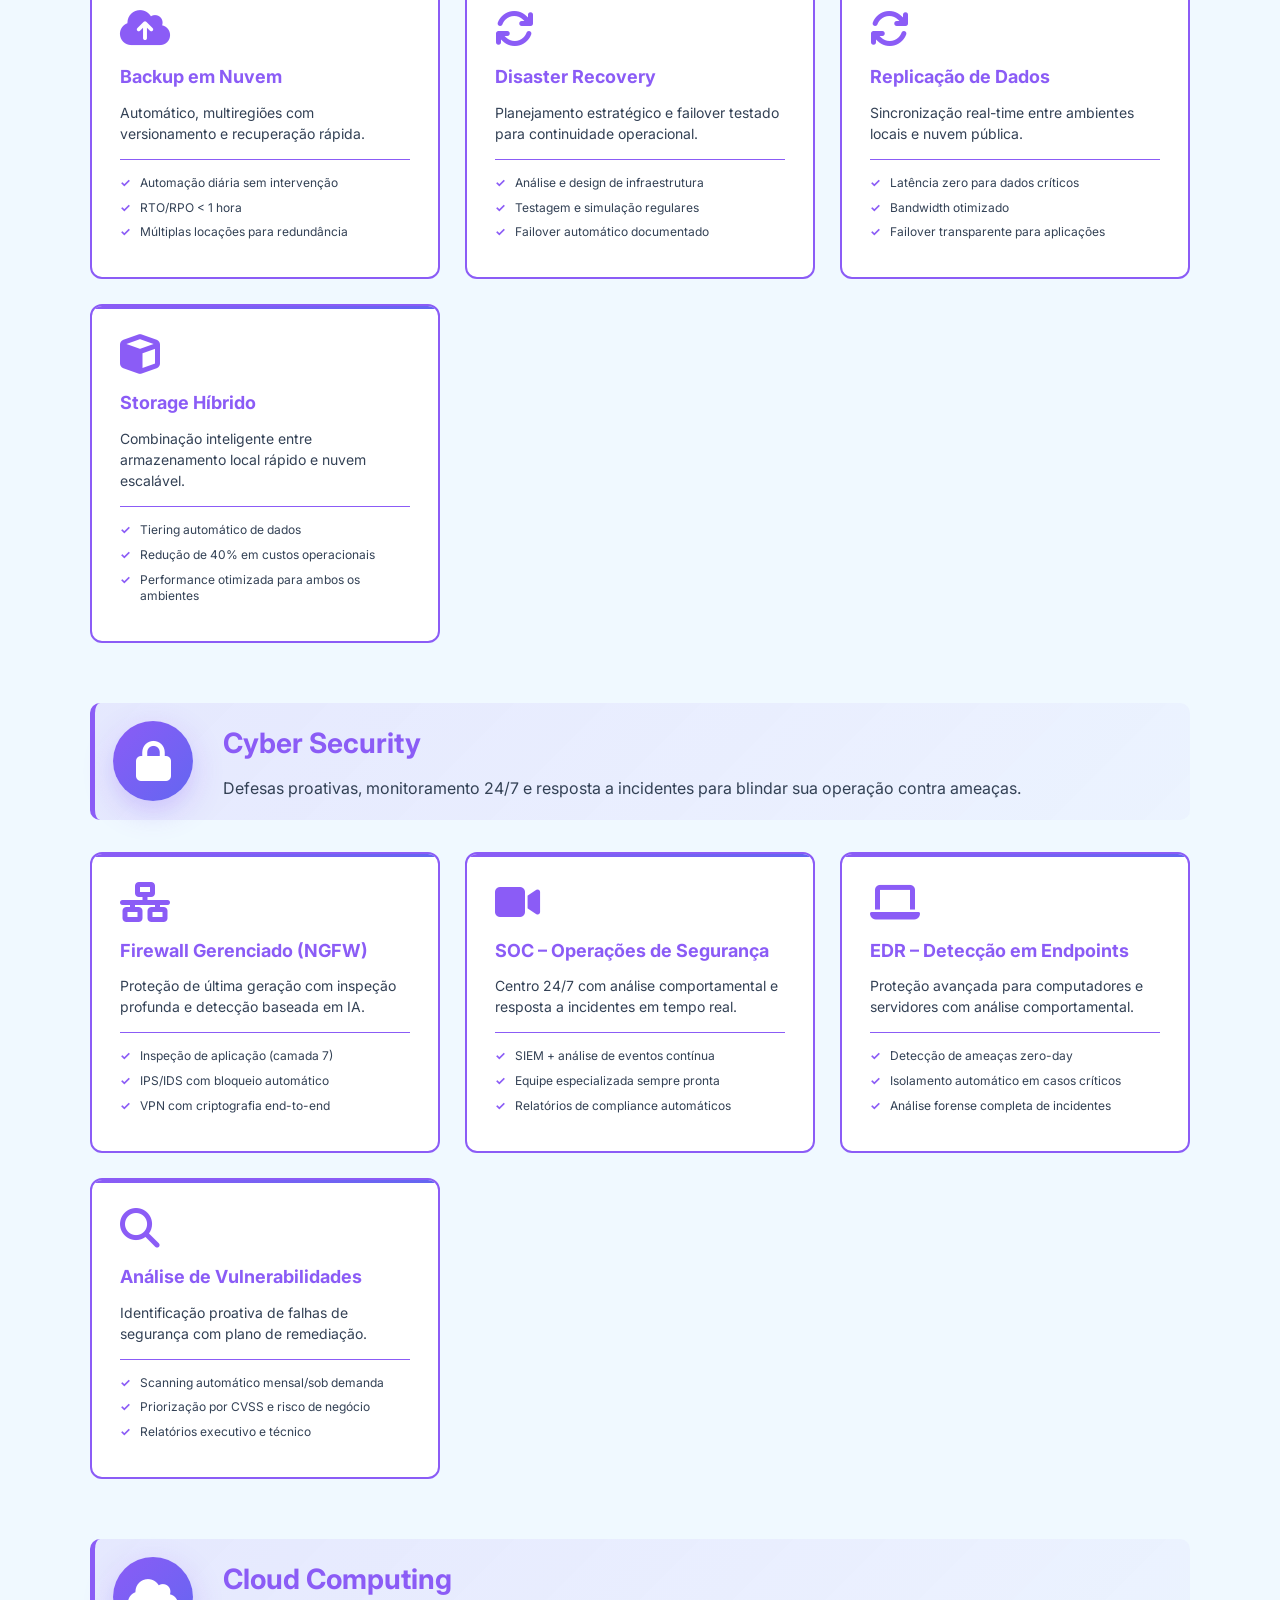
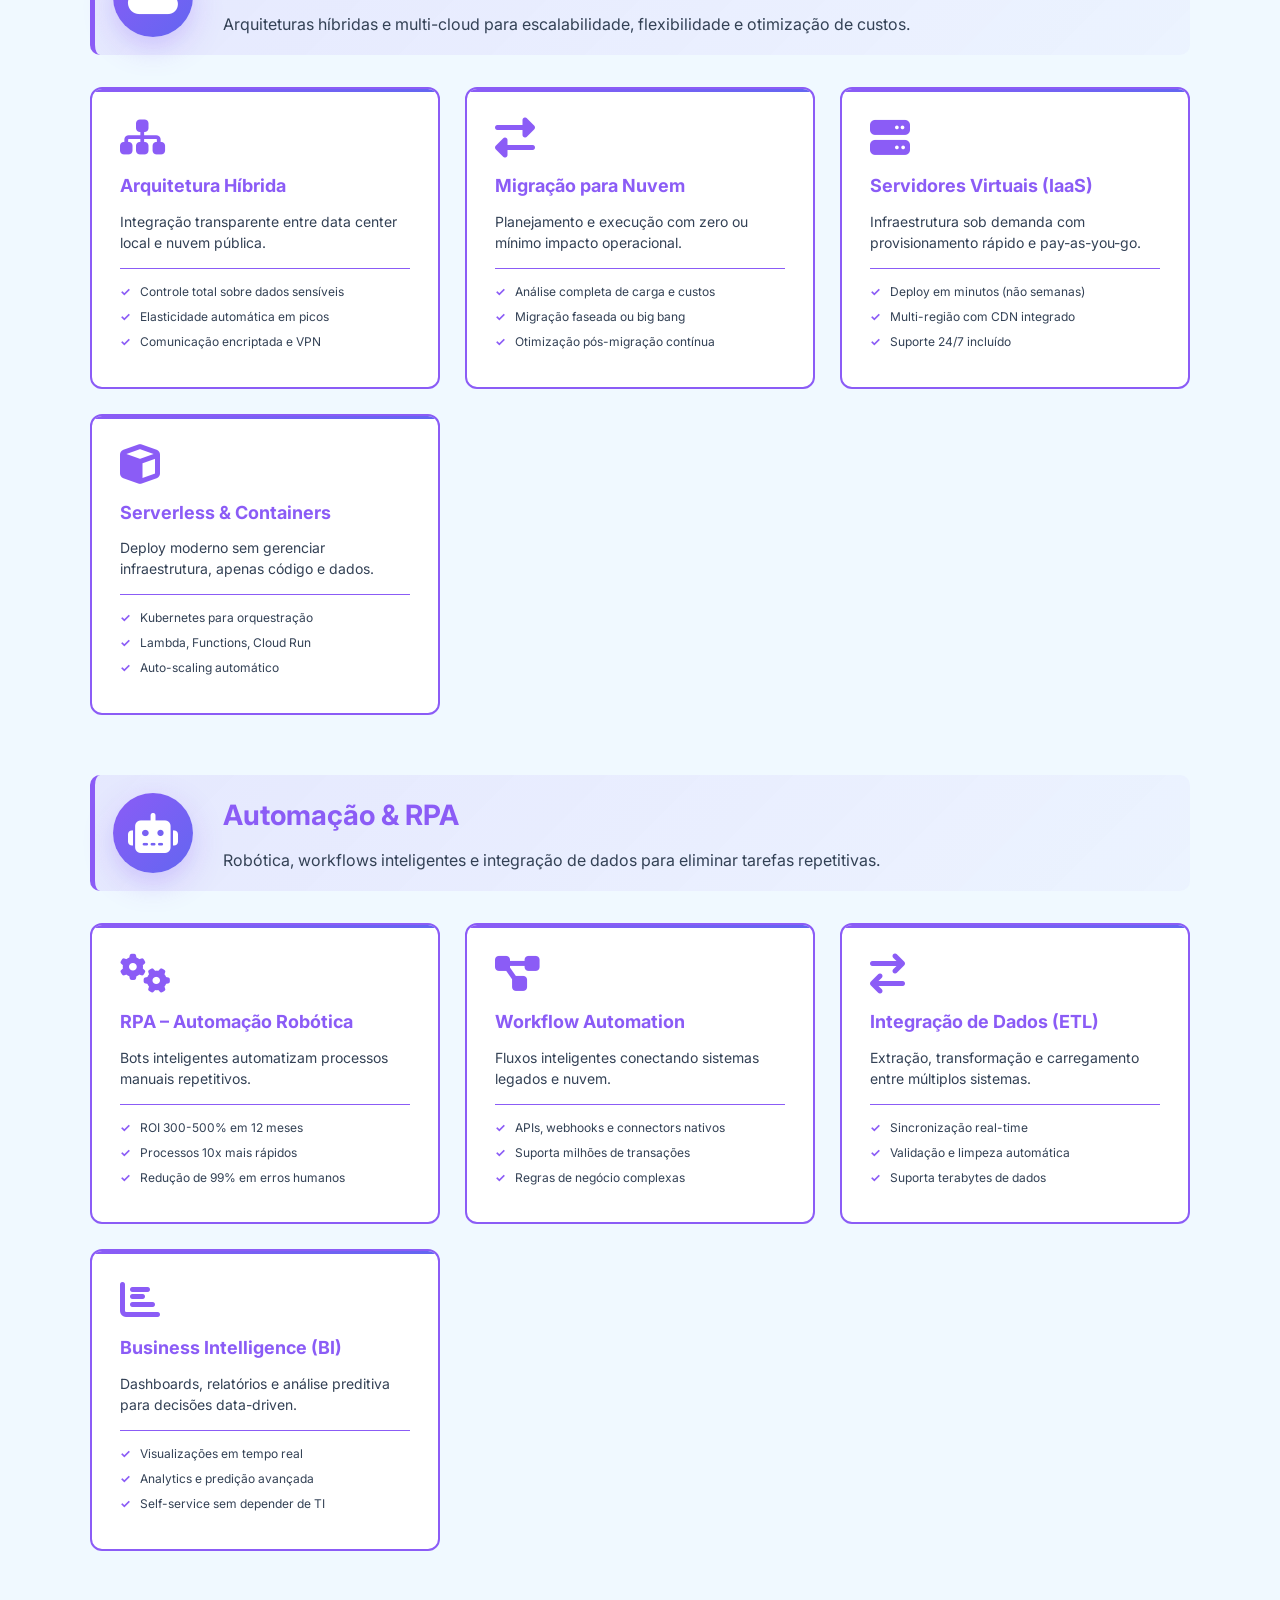
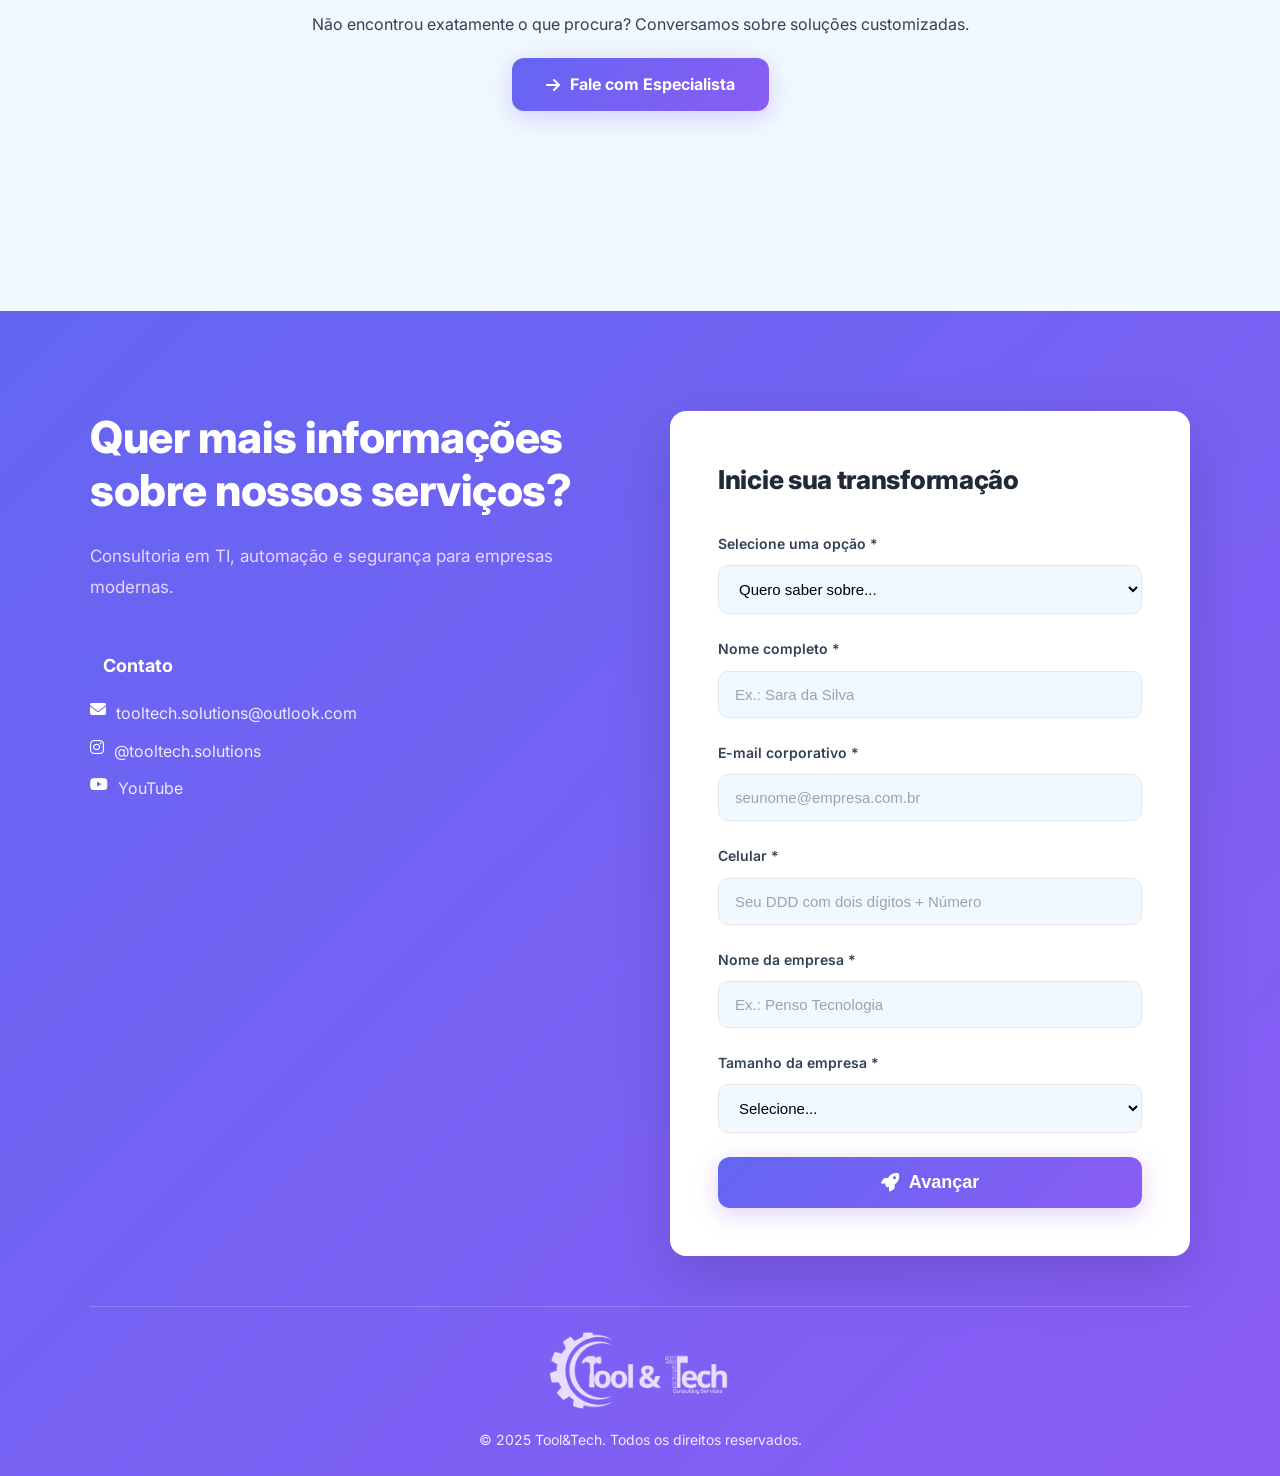
<file: pages/solucoes.html>
<!DOCTYPE html>
<html lang="pt-br">
<head>
    <meta charset="UTF-8">
    <meta name="viewport" content="width=device-width, initial-scale=1.0">
    <title>Nossas Soluções - Tool&Tech Consulting Services</title>
    
    <meta name="description" content="Soluções completas em cyber security, proteção de dados, nuvem e automação para empresas modernas. Proteção avançada e transformação digital.">
    <!-- Open Graph -->
    <meta property="og:title" content="Nossas Soluções - Tool&Tech Consulting Services">
    <meta property="og:description" content="Soluções em cyber security, proteção de dados, nuvem e automação para empresas modernas.">
    <meta property="og:image" content="../assets/images/logo/logo-tool-tech.png">
    <meta property="og:type" content="website">
    <meta property="og:url" content="https://www.tooltech.com.br/pages/solucoes.html">
    <!-- Twitter Card -->
    <meta name="twitter:card" content="summary_large_image">
    <meta name="twitter:title" content="Nossas Soluções - Tool&Tech Consulting Services">
    <meta name="twitter:description" content="Soluções em cyber security, proteção de dados, nuvem e automação para empresas modernas.">
    <meta name="twitter:image" content="../assets/images/logo/logo-tool-tech.png">

    <link rel="icon" href="../assets/images/logo/logo-tool-tech.icon" type="image/x-icon">
    
    <link rel="stylesheet" href="https://cdn.jsdelivr.net/npm/swiper@11/swiper-bundle.min.css" />
    <link rel="stylesheet" href="https://cdnjs.cloudflare.com/ajax/libs/font-awesome/6.5.1/css/all.min.css">
    <link rel="stylesheet" href="https://unpkg.com/aos@next/dist/aos.css" />
    
    <link rel="stylesheet" href="../assets/css/style.css">
    <link rel="stylesheet" href="../assets/css/responsive.css">
</head>
<body>

    <header id="main-header">
        <nav class="container nav-bar">
            <a href="../index.html" class="logo">
                <img src="../assets/images/logo/logo-tool-tech.png" alt="Logo da Tool&Tech Consulting Services - Consultoria em TI, automação e segurança para empresas modernas" style="max-height: 40px; width: auto;">
            </a>
            <ul class="nav-links">
                <li><a href="solucoes.html">Soluções</a></li>
                <li><a href="../index.html#cases">Casos de Sucesso</a></li>
                <li><a href="blog.html">Blog</a></li>
                <li><a href="sobre-nos.html">Sobre Nós</a></li>
            </ul>
            <a href="../index.html#contact" class="cta-button header-cta">
                <i class="fas fa-headset"></i> Fale com Especialista
            </a>
            <button id="theme-toggle" class="theme-toggle" aria-label="Alternar tema">
                <i class="fas fa-sun"></i>
            </button>
            <button id="menu-toggle" aria-label="Abrir menu"><i class="fas fa-bars"></i></button>
        </nav>
        <div id="mobile-menu" class="mobile-nav">
            <a href="solucoes.html">Soluções</a>
            <a href="../index.html#cases">Casos de Sucesso</a>
            <a href="blog.html">Blog</a>
            <a href="sobre-nos.html">Sobre Nós</a>
            <a href="../index.html#contact" class="cta-button">Fale com um Especialista</a>
        </div>
    </header>

    <main>
        <section class="page-hero">
            <h1>Nossas Soluções</h1>
            <p>Um portfólio completo de serviços de TI para proteger e impulsionar seu negócio.</p>
        </section>

        <!-- Introdução às soluções -->
        <section class="section-padding">
            <div class="container">
                <div class="section-header" data-aos="fade-up">
                    <h2>Por Que Escolher Nossa Consultoria?</h2>
                    <p>Oferecemos soluções ponta-a-ponta, personalizadas para sua operação e com ROI garantido.</p>
                </div>

                <div class="solutions-intro-grid">
                    <div class="intro-card" data-aos="fade-up">
                        <i class="fas fa-cog"></i>
                        <h4>Customização Total</h4>
                        <p>Cada solução é desenhada especificamente para seu negócio, não há "tamanho único".</p>
                    </div>
                    <div class="intro-card" data-aos="fade-up" data-aos-delay="100">
                        <i class="fas fa-chart-line"></i>
                        <h4>Foco em ROI</h4>
                        <p>Tecnologia que gera valor mensurável e retorno comprovado sobre investimento.</p>
                    </div>
                    <div class="intro-card" data-aos="fade-up" data-aos-delay="200">
                        <i class="fas fa-lock"></i>
                        <h4>Segurança Garantida</h4>
                        <p>Compliance total com LGPD, ISO 27001 e melhores práticas internacionais.</p>
                    </div>
                    <div class="intro-card" data-aos="fade-up" data-aos-delay="300">
                        <i class="fas fa-headset"></i>
                        <h4>Suporte 24/7</h4>
                        <p>Equipe dedicada monitorando e pronta para resolver qualquer issue em tempo real.</p>
                    </div>
                </div>
            </div>
        </section>

        <!-- Principais Soluções -->
        <section class="section-padding section-bg">
            <div class="container">
                <div class="section-header" data-aos="fade-up">
                    <h2>Nossas Soluções</h2>
                    <p>Categorias de serviços estruturados para proteger, modernizar e impulsionar seu negócio.</p>
                </div>

                <!-- SOLUÇÃO 1: Proteção de Dados -->
                <div class="solution-module" data-aos="fade-up" id="protecao-dados" style="margin-bottom: 60px;">
                    <div class="solution-header">
                        <div class="solution-icon-large">
                            <i class="fas fa-shield"></i>
                        </div>
                        <div class="solution-header-content">
                            <h3>Proteção de Dados</h3>
                            <p>Backup, disaster recovery e replicação para garantir disponibilidade, segurança e conformidade dos seus dados críticos.</p>
                        </div>
                    </div>
                    <div class="solution-services-grid">
                        <div class="solution-service-card">
                            <i class="fas fa-cloud-upload-alt"></i>
                            <h4>Backup em Nuvem</h4>
                            <p>Automático, multiregiões com versionamento e recuperação rápida.</p>
                            <ul class="feature-list">
                                <li>Automação diária sem intervenção</li>
                                <li>RTO/RPO < 1 hora</li>
                                <li>Múltiplas locações para redundância</li>
                            </ul>
                        </div>
                        <div class="solution-service-card">
                            <i class="fas fa-refresh"></i>
                            <h4>Disaster Recovery</h4>
                            <p>Planejamento estratégico e failover testado para continuidade operacional.</p>
                            <ul class="feature-list">
                                <li>Análise e design de infraestrutura</li>
                                <li>Testagem e simulação regulares</li>
                                <li>Failover automático documentado</li>
                            </ul>
                        </div>
                        <div class="solution-service-card">
                            <i class="fas fa-sync"></i>
                            <h4>Replicação de Dados</h4>
                            <p>Sincronização real-time entre ambientes locais e nuvem pública.</p>
                            <ul class="feature-list">
                                <li>Latência zero para dados críticos</li>
                                <li>Bandwidth otimizado</li>
                                <li>Failover transparente para aplicações</li>
                            </ul>
                        </div>
                        <div class="solution-service-card">
                            <i class="fas fa-cube"></i>
                            <h4>Storage Híbrido</h4>
                            <p>Combinação inteligente entre armazenamento local rápido e nuvem escalável.</p>
                            <ul class="feature-list">
                                <li>Tiering automático de dados</li>
                                <li>Redução de 40% em custos operacionais</li>
                                <li>Performance otimizada para ambos os ambientes</li>
                            </ul>
                        </div>
                    </div>
                </div>

                <!-- SOLUÇÃO 2: Cyber Security -->
                <div class="solution-module" data-aos="fade-up" id="cyber-security" style="margin-bottom: 60px;">
                    <div class="solution-header">
                        <div class="solution-icon-large">
                            <i class="fas fa-lock"></i>
                        </div>
                        <div class="solution-header-content">
                            <h3>Cyber Security</h3>
                            <p>Defesas proativas, monitoramento 24/7 e resposta a incidentes para blindar sua operação contra ameaças.</p>
                        </div>
                    </div>
                    <div class="solution-services-grid">
                        <div class="solution-service-card">
                            <i class="fas fa-network-wired"></i>
                            <h4>Firewall Gerenciado (NGFW)</h4>
                            <p>Proteção de última geração com inspeção profunda e detecção baseada em IA.</p>
                            <ul class="feature-list">
                                <li>Inspeção de aplicação (camada 7)</li>
                                <li>IPS/IDS com bloqueio automático</li>
                                <li>VPN com criptografia end-to-end</li>
                            </ul>
                        </div>
                        <div class="solution-service-card">
                            <i class="fas fa-video"></i>
                            <h4>SOC – Operações de Segurança</h4>
                            <p>Centro 24/7 com análise comportamental e resposta a incidentes em tempo real.</p>
                            <ul class="feature-list">
                                <li>SIEM + análise de eventos contínua</li>
                                <li>Equipe especializada sempre pronta</li>
                                <li>Relatórios de compliance automáticos</li>
                            </ul>
                        </div>
                        <div class="solution-service-card">
                            <i class="fas fa-laptop"></i>
                            <h4>EDR – Detecção em Endpoints</h4>
                            <p>Proteção avançada para computadores e servidores com análise comportamental.</p>
                            <ul class="feature-list">
                                <li>Detecção de ameaças zero-day</li>
                                <li>Isolamento automático em casos críticos</li>
                                <li>Análise forense completa de incidentes</li>
                            </ul>
                        </div>
                        <div class="solution-service-card">
                            <i class="fas fa-search"></i>
                            <h4>Análise de Vulnerabilidades</h4>
                            <p>Identificação proativa de falhas de segurança com plano de remediação.</p>
                            <ul class="feature-list">
                                <li>Scanning automático mensal/sob demanda</li>
                                <li>Priorização por CVSS e risco de negócio</li>
                                <li>Relatórios executivo e técnico</li>
                            </ul>
                        </div>
                    </div>
                </div>

                <!-- SOLUÇÃO 3: Cloud Computing -->
                <div class="solution-module" data-aos="fade-up" id="cloud-computing" style="margin-bottom: 60px;">
                    <div class="solution-header">
                        <div class="solution-icon-large">
                            <i class="fas fa-cloud"></i>
                        </div>
                        <div class="solution-header-content">
                            <h3>Cloud Computing</h3>
                            <p>Arquiteturas híbridas e multi-cloud para escalabilidade, flexibilidade e otimização de custos.</p>
                        </div>
                    </div>
                    <div class="solution-services-grid">
                        <div class="solution-service-card">
                            <i class="fas fa-sitemap"></i>
                            <h4>Arquitetura Híbrida</h4>
                            <p>Integração transparente entre data center local e nuvem pública.</p>
                            <ul class="feature-list">
                                <li>Controle total sobre dados sensíveis</li>
                                <li>Elasticidade automática em picos</li>
                                <li>Comunicação encriptada e VPN</li>
                            </ul>
                        </div>
                        <div class="solution-service-card">
                            <i class="fas fa-exchange-alt"></i>
                            <h4>Migração para Nuvem</h4>
                            <p>Planejamento e execução com zero ou mínimo impacto operacional.</p>
                            <ul class="feature-list">
                                <li>Análise completa de carga e custos</li>
                                <li>Migração faseada ou big bang</li>
                                <li>Otimização pós-migração contínua</li>
                            </ul>
                        </div>
                        <div class="solution-service-card">
                            <i class="fas fa-server"></i>
                            <h4>Servidores Virtuais (IaaS)</h4>
                            <p>Infraestrutura sob demanda com provisionamento rápido e pay-as-you-go.</p>
                            <ul class="feature-list">
                                <li>Deploy em minutos (não semanas)</li>
                                <li>Multi-região com CDN integrado</li>
                                <li>Suporte 24/7 incluído</li>
                            </ul>
                        </div>
                        <div class="solution-service-card">
                            <i class="fas fa-cube"></i>
                            <h4>Serverless & Containers</h4>
                            <p>Deploy moderno sem gerenciar infraestrutura, apenas código e dados.</p>
                            <ul class="feature-list">
                                <li>Kubernetes para orquestração</li>
                                <li>Lambda, Functions, Cloud Run</li>
                                <li>Auto-scaling automático</li>
                            </ul>
                        </div>
                    </div>
                </div>

                <!-- SOLUÇÃO 4: Automação & RPA -->
                <div class="solution-module" data-aos="fade-up" id="automacao-rpa">
                    <div class="solution-header">
                        <div class="solution-icon-large">
                            <i class="fas fa-robot"></i>
                        </div>
                        <div class="solution-header-content">
                            <h3>Automação & RPA</h3>
                            <p>Robótica, workflows inteligentes e integração de dados para eliminar tarefas repetitivas.</p>
                        </div>
                    </div>
                    <div class="solution-services-grid">
                        <div class="solution-service-card">
                            <i class="fas fa-cogs"></i>
                            <h4>RPA – Automação Robótica</h4>
                            <p>Bots inteligentes automatizam processos manuais repetitivos.</p>
                            <ul class="feature-list">
                                <li>ROI 300-500% em 12 meses</li>
                                <li>Processos 10x mais rápidos</li>
                                <li>Redução de 99% em erros humanos</li>
                            </ul>
                        </div>
                        <div class="solution-service-card">
                            <i class="fas fa-project-diagram"></i>
                            <h4>Workflow Automation</h4>
                            <p>Fluxos inteligentes conectando sistemas legados e nuvem.</p>
                            <ul class="feature-list">
                                <li>APIs, webhooks e connectors nativos</li>
                                <li>Suporta milhões de transações</li>
                                <li>Regras de negócio complexas</li>
                            </ul>
                        </div>
                        <div class="solution-service-card">
                            <i class="fas fa-exchange"></i>
                            <h4>Integração de Dados (ETL)</h4>
                            <p>Extração, transformação e carregamento entre múltiplos sistemas.</p>
                            <ul class="feature-list">
                                <li>Sincronização real-time</li>
                                <li>Validação e limpeza automática</li>
                                <li>Suporta terabytes de dados</li>
                            </ul>
                        </div>
                        <div class="solution-service-card">
                            <i class="fas fa-chart-bar"></i>
                            <h4>Business Intelligence (BI)</h4>
                            <p>Dashboards, relatórios e análise preditiva para decisões data-driven.</p>
                            <ul class="feature-list">
                                <li>Visualizações em tempo real</li>
                                <li>Analytics e predição avançada</li>
                                <li>Self-service sem depender de TI</li>
                            </ul>
                        </div>
                    </div>
                </div>

                <!-- CTA Final -->
                <div class="section-header" data-aos="fade-up" style="margin-top: 60px;">
                    <p style="font-size: 16px; color: var(--cor-texto); margin-bottom: 20px;">Não encontrou exatamente o que procura? Conversamos sobre soluções customizadas.</p>
                    <a href="../index.html#contact" class="cta-button">
                        <i class="fas fa-arrow-right"></i> Fale com Especialista
                    </a>
                </div>
            </div>
        </section>
    </main>
    
    <section id="contact" class="contact-footer-section">
        <div class="container">
            <div class="contact-grid">
                <div class="contact-info" data-aos="fade-right">
                    <h2>Quer mais informações sobre nossos serviços?</h2>
                    <p>Consultoria em TI, automação e segurança para empresas modernas.</p>
                    <div class="footer-links-grid">
                        <div class="footer-column">
                            <h4>Contato</h4>
                            <ul class="footer-contact-list">
                                <li>
                                    <i class="fas fa-envelope"></i>
                                    <a href="mailto:tooltech.solutions@outlook.com">tooltech.solutions@outlook.com</a>
                                </li>
                                <li>
                                    <i class="fab fa-instagram"></i>
                                    <a href="https://instagram.com/tooltech.solutions" target="_blank" rel="noopener">@tooltech.solutions</a>
                                </li>
                                <li>
                                    <i class="fab fa-youtube"></i>
                                    <a href="https://youtube.com/@tooltechsolutions" target="_blank" rel="noopener">YouTube</a>
                                </li>
                            </ul>
                        </div>
                    </div>
                </div>
                <div class="contact-form-wrapper" data-aos="fade-left">
                     <form id="contact-form" class="contact-form-card">
                        <h3>Inicie sua transformação</h3>
                        
                        <div id="form-feedback" class="form-feedback"></div>
                        
                        <div class="form-group">
                            <label for="select-option">Selecione uma opção *</label>
                            <select id="select-option" name="select-option" required>
                                <option value="" disabled selected>Quero saber sobre...</option>
                                <option value="cyber-security">Cyber Security</option>
                                <option value="data-protection">Proteção de Dados</option>
                                <option value="cloud">Computação em Nuvem</option>
                                <option value="other">Outro Assunto</option>
                            </select>
                        </div>
                        <div class="form-group">
                            <label for="name">Nome completo *</label>
                            <input type="text" id="name" name="name" placeholder="Ex.: Sara da Silva" required>
                        </div>
                        <div class="form-group">
                            <label for="email">E-mail corporativo *</label>
                            <input type="email" id="email" name="email" placeholder="seunome@empresa.com.br" required>
                        </div>
                        <div class="form-group">
                            <label for="phone">Celular *</label>
                            <input type="tel" id="phone" name="phone" placeholder="Seu DDD com dois dígitos + Número" required>
                        </div>
                        <div class="form-group">
                            <label for="company">Nome da empresa *</label>
                            <input type="text" id="company" name="company" placeholder="Ex.: Penso Tecnologia" required>
                        </div>
                        <div class="form-group">
                            <label for="company-size">Tamanho da empresa *</label>
                            <select id="company-size" name="company-size" required>
                                <option value="" disabled selected>Selecione...</option>
                                <option value="1-10">1-10 funcionários</option>
                                <option value="11-50">11-50 funcionários</option>
                                <option value="51-200">51-200 funcionários</option>
                                <option value="201+">Mais de 200 funcionários</option>
                            </select>
                        </div>
                        
                        <button type="submit" class="cta-button form-button">
                            <i class="fas fa-rocket"></i> Avançar
                        </button>
                    </form>
                </div>
            </div>
            <div class="footer-bottom">
                <a href="../index.html#hero" class="logo-footer">
                    <img src="../assets/images/logo/logo-tool-tech.png" alt="Logo da Tool&Tech Consulting Services - Consultoria em TI, automação e segurança para empresas modernas" style="max-width: 180px; height: auto;" loading="lazy">
                </a>
                <p>&copy; 2025 Tool&Tech. Todos os direitos reservados.</p>
            </div>
        </div>
    </section>
    
    <a href="https://outlook.office.com/mail/deeplink/compose?to=tooltech.solutions@outlook.com" class="outlook-fab" target="_blank" aria-label="Enviar email pelo Outlook">
        <i class="fas fa-envelope"></i>
    </a>

    <script src="https://cdn.jsdelivr.net/npm/swiper@11/swiper-bundle.min.js"></script>
    <script src="https://unpkg.com/aos@next/dist/aos.js"></script>
    <script src="../assets/js/main.js"></script>
    <script src="../assets/js/animations.js"></script>
    <script src="../assets/js/email-fallback.js"></script>
    <script src="../assets/js/form-handler.js"></script>
</body>
</html>
</file>
<file: assets/css/style.css>
/* assets/css/style.css */
@import url('https://fonts.googleapis.com/css2?family=Inter:wght@400;500;600;700;800&display=swap');

/*
 * PALETA DE CORES ORIGINAL (Roxo + Índigo)
 */
:root {
    --cor-primaria: #8B5CF6;       /* Roxo */
    --cor-secundaria: #6366F1;     /* Índigo */
    --cor-dark: #1F2937;           /* Fundo Escuro / Texto Principal */
    --cor-bg-light: #F0F9FF;       /* Fundo Azul Claro */
    --cor-branca: #FFFFFF;
    --cor-texto: #334155;          /* Cinza Escuro Suave */
    --cor-texto-claro: #a9b3c1;
    --sombra: 0 4px 15px rgba(0, 0, 0, 0.08);
    --sombra-forte: 0 6px 20px rgba(0, 0, 0, 0.12);

    /* Variáveis adicionais e mapeamentos para compatibilidade */
    --primary-brand: var(--cor-secundaria);
    --secondary-brand: var(--cor-primaria);
    --dark-surface: var(--cor-dark);
    --light-bg: var(--cor-bg-light);
    --white: var(--cor-branca);
    --transition: all 0.3s ease;
    --main-gradient: linear-gradient(135deg, var(--primary-brand) 0%, var(--secondary-brand) 100%);

    /* Tipografia - Escala Modular (1rem = 16px) */
    --font-sans: 'Inter', -apple-system, BlinkMacSystemFont, 'Segoe UI', Roboto, Helvetica, Arial, sans-serif;
    --fs-base: 1rem; /* 16px */
    --fs-sm: 0.875rem; /* 14px */
    --fs-md: 1rem; /* 16px */
    --fs-lg: 1.125rem; /* 18px */
    --fs-xl: 1.25rem; /* 20px */
    --fs-2xl: 1.5rem; /* 24px */
    --h6-size: 1rem; /* 16px */
    --h5-size: 1.125rem; /* 18px */
    --h4-size: 1.5rem; /* 24px */
    --h3-size: 1.75rem; /* 28px */
    --h2-size: 2.25rem; /* 36px */
    --h1-size: 3.25rem; /* 52px */
    --heading-weight: 800;
    --heading-line-height: 1.2;
    --body-line-height: 1.6;
}

/* --- TEMA ESCURO --- */
html[data-theme="dark"] {
    --cor-primaria: #C084FC;       /* Roxo Mais Brilhante */
    --cor-secundaria: #A78BFA;     /* Índigo Mais Brilhante */
    --cor-dark: #E6EEF8;           /* Texto Muito Claro (WCAG AA) */
    --cor-bg-light: #1F2937;       /* Fundo Escuro */
    --cor-branca: #0B1220;         /* Fundo Muito Escuro */
    --cor-texto: #E6EEF8;          /* Cinza Muito Claro (9.2:1 de contraste) */
    --cor-texto-claro: #B0BAC9;    /* Cinza Claro aumentado */
    --sombra: 0 4px 15px rgba(0, 0, 0, 0.5);
    --sombra-forte: 0 6px 20px rgba(0, 0, 0, 0.7);
}

/* --- ESTILOS GLOBAIS --- */
* {
    margin: 0;
    padding: 0;
    box-sizing: border-box;
}

html {
    scroll-behavior: smooth;
    scroll-padding-top: 80px; /* Compensa o header fixo */
}

body {
    font-family: var(--font-sans);
    font-size: var(--fs-base);
    background-color: var(--cor-branca);
    color: var(--cor-texto);
    line-height: 1.6;
}

.container {
    max-width: 1140px;
    margin: 0 auto;
    padding: 0 20px;
}

.section-padding {
    padding: 120px 0;
}

.section-bg {
    background-color: var(--cor-bg-light);
}

.section-header {
    text-align: center;
    max-width: 700px;
    margin: 0 auto 80px auto;
}

.section-header h2 {
    font-size: var(--h2-size);
    font-weight: 800;
    color: var(--cor-dark);
    margin-bottom: 20px;
    letter-spacing: -0.5px;
}

.section-header p {
    font-size: 18px;
    color: var(--cor-texto);
    line-height: 1.7;
}

.card-link {
    display: inline-flex;
    align-items: center;
    font-weight: 600;
    color: var(--cor-secundaria);
    text-decoration: none;
    margin-top: auto; /* Empurra para baixo no flex */
    transition: all 0.3s cubic-bezier(0.34, 1.56, 0.64, 1);
}
.card-link:hover,
.card-link:focus {
    color: var(--cor-primaria);
    transform: translateX(5px);
    outline: none;
}
.card-link:focus-visible {
    text-decoration: underline;
}
.card-link i {
    margin-left: 6px;
    transition: transform 0.3s cubic-bezier(0.34, 1.56, 0.64, 1);
}
.card-link:hover i {
    transform: translateX(6px);
}

/* --- BOTÃO CTA (Com Gradiente) --- */
.cta-button {
    display: inline-flex; /* Aprimorado para ícone */
    align-items: center;
    justify-content: center;
    gap: 10px;
    background: linear-gradient(135deg, var(--cor-secundaria), var(--cor-primaria));
    color: var(--cor-branca);
    padding: 14px 34px;
    border-radius: 12px;
    font-weight: 700;
    text-decoration: none;
    border: none;
    cursor: pointer;
    transition: all 0.32s cubic-bezier(0.22, 1, 0.36, 1);
    box-shadow: 0 6px 26px rgba(139, 92, 246, 0.28);
}
.cta-button:hover,
.cta-button:focus {
    background: linear-gradient(135deg, var(--cor-primaria), var(--cor-secundaria));
    transform: translateY(-4px) scale(1.06);
    box-shadow: 0 18px 60px rgba(139, 92, 246, 0.42);
    outline: none;
}
.cta-button:active {
    transform: translateY(-1px) scale(0.995);
}

/* Animação de Pulsação para o CTA do Header */
.header-cta {
    animation: pulse-animation 2.5s infinite;
}

@keyframes pulse-animation {
    0% {
        transform: scale(1);
        box-shadow: 0 4px 15px rgba(139, 92, 246, 0.3);
    }
    50% {
        transform: scale(1.03);
        box-shadow: 0 6px 25px rgba(139, 92, 246, 0.6);
    }
    100% {
        transform: scale(1);
        box-shadow: 0 4px 15px rgba(139, 92, 246, 0.3);
    }
}


/* --- HEADER --- */
#main-header {
    background-color: var(--cor-branca);
    box-shadow: var(--sombra);
    position: sticky;
    top: 0;
    z-index: 1000;
    height: 80px;
}

.nav-bar {
    height: 100%;
    display: flex;
    justify-content: space-between;
    align-items: center;
}

/* Logo Aprimorado (Imagem + Texto) */
.logo {
    display: flex;
    align-items: center;
    gap: 10px;
    text-decoration: none;
}

/* ========================================
   LOGO - CONTROLE DE TAMANHO DO HEADER
   ======================================== 
   
   IMPORTANTE: O tamanho da logo é controlado aqui.
   Ajuste apenas o valor 40px para modificar o tamanho:
   
   - max-height: 40px;  ← ALTERE ESTE VALOR
   - width: auto;       (mantém proporção automaticamente)
   
   Exemplos de ajuste:
   • 35px → logo menor (use em designs mais compactos)
   • 40px → padrão recomendado (atual)
   • 45px → logo maior (mais destaque)
   • 50px → logo bem grande (mais impacto visual)
   
   Lembre-se: A proporção mantém-se automaticamente!
*/

.logo img {
    max-height: 80px;  /* ← CONTROLE AQUI O TAMANHO DA LOGO */
    width: auto;
    object-fit: contain;
    display: block;
    aspect-ratio: auto;
    transition: transform 0.3s cubic-bezier(0.34, 1.56, 0.64, 1);
}

.logo img:hover {
    transform: scale(1.05);
}

.logo span {
    font-size: 28px;
    font-weight: 800;
    color: var(--cor-primaria);
    line-height: 1;
}

.nav-links {
    display: flex;
    list-style: none;
}

.nav-links li {
    margin-left: 32px;
}

.nav-links a {
    text-decoration: none;
    color: var(--cor-dark);
    font-weight: 600;
    transition: color 0.3s ease;
}

.nav-links a:hover {
    color: var(--cor-primaria);
}

#menu-toggle,
.mobile-nav {
    display: none;
}

/* --- THEME TOGGLE --- */
.theme-toggle {
    background: none;
    border: 2px solid var(--cor-primaria);
    color: var(--cor-primaria);
    width: 44px;
    height: 44px;
    border-radius: 50%;
    cursor: pointer;
    display: flex;
    align-items: center;
    justify-content: center;
    font-size: 20px;
    transition: all 0.3s cubic-bezier(0.34, 1.56, 0.64, 1);
    margin-right: 15px;
}

.theme-toggle:hover,
.theme-toggle:focus {
    background-color: var(--cor-primaria);
    color: var(--cor-branca);
    transform: scale(1.1) rotate(20deg);
    outline: none;
}

.theme-toggle:focus-visible {
    box-shadow: 0 0 0 3px rgba(139, 92, 246, 0.3);
}

.theme-toggle i {
    transition: transform 0.6s cubic-bezier(0.34, 1.56, 0.64, 1);
}

.theme-toggle.dark-mode i {
    transform: rotate(180deg);
}

/* --- 1. HERO --- */
#hero .swiper-slide {
    height: 75vh;
    min-height: 600px;
    background-size: cover;
    background-position: center;
    position: relative;
    color: var(--cor-branca);
}
.hero-overlay {
    position: absolute;
    inset: 0;
    background: linear-gradient(135deg, rgba(139, 92, 246, 0.85) 0%, rgba(25, 33, 44, 0.75) 50%, transparent 100%);
    opacity: 1;
}
.hero-content-wrapper {
    height: 100%;
    display: flex;
    align-items: center;
    position: relative;
    z-index: 2;
}
.hero-content {
    max-width: 550px;
}
.hero-content h1 {
    font-size: var(--h1-size);
    font-weight: 800;
    margin-bottom: 24px;
    line-height: 1.1;
    letter-spacing: -1px;
}
.hero-content p {
    font-size: 1.2rem;
    margin-bottom: 40px;
    line-height: 1.7;
    opacity: 0.95;
}
#hero .swiper-pagination-bullet {
    background: rgba(255, 255, 255, 0.7);
    width: 10px;
    height: 10px;
    opacity: 1;
}
#hero .swiper-pagination-bullet-active {
    background: var(--cor-primaria);
    transform: scale(1.3);
}

/* --- 2. MÉTRICAS (Cards Flutuantes) --- */
#metrics {
    position: relative;
    z-index: 20;
    margin-top: -80px; /* Efeito Flutuante */
    padding-bottom: 100px;
}
.metrics-grid {
    display: grid;
    grid-template-columns: repeat(4, 1fr);
    gap: 24px;
}
.metric-card {
    background: var(--cor-branca);
    padding: 32px;
    border-radius: 16px;
    box-shadow: 0 10px 40px rgba(0, 0, 0, 0.08);
    display: flex;
    align-items: center;
    gap: 20px;
    transition: all 0.3s cubic-bezier(0.34, 1.56, 0.64, 1);
    border: 1px solid rgba(139, 92, 246, 0.1);
}
.metric-card:hover,
.metric-card:focus-within {
    transform: translateY(-12px) scale(1.05);
    box-shadow: 0 20px 60px rgba(139, 92, 246, 0.25);
    border-color: var(--cor-primaria);
}
.metric-card i {
    font-size: 40px;
    color: var(--cor-primaria);
    min-width: 60px;
    height: 60px;
    display: flex;
    align-items: center;
    justify-content: center;
    background: linear-gradient(135deg, rgba(139, 92, 246, 0.1), rgba(167, 139, 250, 0.05));
    border-radius: 12px;
}
.metric-card h3 {
    font-size: 36px;
    font-weight: 800;
    color: var(--cor-dark);
}
.metric-card p {
    font-size: 15px;
    color: var(--cor-texto);
    font-weight: 500;
}

/* --- 3. SOLUÇÕES (Modular) --- */
.solution-module {
    margin-bottom: 50px;
}

/* Solução Header com ícone grande */
.solution-header {
    display: grid;
    grid-template-columns: auto 1fr;
    gap: 30px;
    align-items: center;
    margin-bottom: 40px;
    padding: 30px;
    background: linear-gradient(135deg, rgba(139, 92, 246, 0.1), rgba(167, 139, 250, 0.05));
    border-radius: 12px;
    border-left: 5px solid var(--cor-primaria);
}

.solution-icon-large {
    width: 80px;
    height: 80px;
    background: linear-gradient(135deg, var(--cor-primaria), var(--cor-secundaria));
    border-radius: 50%;
    display: flex;
    align-items: center;
    justify-content: center;
    font-size: 40px;
    color: var(--cor-branca);
    box-shadow: 0 10px 30px rgba(139, 92, 246, 0.3);
    flex-shrink: 0;
}

.solution-header-content h3 {
    font-size: 28px;
    font-weight: 700;
    color: var(--cor-primaria);
    margin-bottom: 10px;
}

.solution-header-content p {
    font-size: 16px;
    color: var(--cor-texto);
    line-height: 1.6;
}

/* Grid de serviços */
.solution-services-grid {
    display: grid;
    grid-template-columns: repeat(auto-fit, minmax(280px, 1fr));
    gap: 25px;
    margin-bottom: 50px;
}

.solution-service-card {
    background: var(--cor-fundo);
    padding: 28px;
    border-radius: 12px;
    border: 2px solid var(--cor-primaria);
    transition: all 0.3s cubic-bezier(0.34, 1.56, 0.64, 1);
    display: flex;
    flex-direction: column;
    position: relative;
    overflow: hidden;
}

.solution-service-card::before {
    content: '';
    position: absolute;
    top: 0;
    left: 0;
    right: 0;
    height: 3px;
    background: linear-gradient(90deg, var(--cor-primaria), var(--cor-secundaria));
}

.solution-service-card:hover {
    transform: translateY(-12px);
    box-shadow: 0 20px 50px rgba(139, 92, 246, 0.25);
    border-color: var(--cor-secundaria);
}

.solution-service-card i {
    font-size: 40px;
    color: var(--cor-primaria);
    margin-bottom: 15px;
    transition: transform 0.3s ease;
}

.solution-service-card:hover i {
    transform: scale(1.3) rotateZ(10deg);
}

.solution-service-card h4 {
    font-size: 18px;
    font-weight: 700;
    color: var(--cor-primaria);
    margin-bottom: 10px;
}

.solution-service-card p {
    font-size: 14px;
    color: var(--cor-texto);
    margin-bottom: 15px;
    line-height: 1.5;
    flex-grow: 1;
}

/* Lista de features */
.feature-list {
    list-style: none;
    padding: 0;
    margin: 0;
    border-top: 1px solid var(--cor-primaria);
    padding-top: 15px;
}

.feature-list li {
    font-size: 12px;
    color: var(--cor-texto);
    margin-bottom: 8px;
    padding-left: 20px;
    position: relative;
    line-height: 1.4;
}

.feature-list li:before {
    content: '✓';
    position: absolute;
    left: 0;
    color: var(--cor-primaria);
    font-weight: 700;
}

.feature-list li strong {
    color: var(--cor-primaria);
    font-weight: 700;
}

/* Introdução às soluções */
.solutions-intro-grid {
    display: grid;
    grid-template-columns: repeat(auto-fit, minmax(240px, 1fr));
    gap: 25px;
    margin-bottom: 40px;
}

.intro-card {
    background: linear-gradient(135deg, var(--cor-fundo), transparent);
    border: 2px solid var(--cor-primaria);
    border-radius: 12px;
    padding: 30px;
    text-align: center;
    transition: all 0.3s cubic-bezier(0.34, 1.56, 0.64, 1);
}

.intro-card:hover {
    transform: translateY(-8px) scale(1.02);
    box-shadow: 0 15px 40px rgba(139, 92, 246, 0.2);
    border-color: var(--cor-secundaria);
}

.intro-card i {
    font-size: 50px;
    color: var(--cor-primaria);
    margin-bottom: 15px;
    display: block;
    transition: transform 0.3s ease;
}

.intro-card:hover i {
    transform: scale(1.2) rotateZ(5deg);
}

.intro-card h4 {
    font-size: 18px;
    font-weight: 700;
    color: var(--cor-primaria);
    margin-bottom: 10px;
}

.intro-card p {
    font-size: 14px;
    color: var(--cor-texto);
    line-height: 1.6;
}

/* --- 4. CASOS DE SUCESSO --- */
.logo-swiper {
    margin-bottom: 50px;
}
.logo-swiper .swiper-slide {
    display: flex;
    justify-content: center;
    align-items: center;
    height: 120px; /* Aumentado para círculos maiores */
}
.logo-swiper img {
    max-width: 90px;
    max-height: 90px;
    width: auto;
    height: auto;
    border-radius: 50%; /* Circular */
    background: var(--cor-bg-light);
    padding: 15px;
    filter: grayscale(100%) opacity(0.6);
    transition: all 0.3s cubic-bezier(0.34, 1.56, 0.64, 1);
    box-shadow: 0 4px 12px rgba(0, 0, 0, 0.1);
}
.logo-swiper img:hover {
    filter: grayscale(0%) opacity(1);
    transform: scale(1.1) rotateZ(5deg);
    box-shadow: 0 8px 20px rgba(139, 92, 246, 0.3);
}

.cases-grid {
    display: grid;
    grid-template-columns: 1fr 1fr;
    gap: 40px;
}
.testimonial-card {
    background: var(--cor-branca);
    padding: 40px;
    border-radius: 16px;
    box-shadow: 0 8px 32px rgba(0, 0, 0, 0.08);
    border-left: 5px solid var(--cor-primaria);
    transition: all 0.3s cubic-bezier(0.34, 1.56, 0.64, 1);
}

.testimonial-card:hover {
    transform: translateY(-8px);
    box-shadow: 0 16px 48px rgba(139, 92, 246, 0.15);
}

.testimonial-card i {
    font-size: 32px;
    color: var(--cor-primaria);
    opacity: 0.3;
    margin-bottom: 20px;
}
.testimonial-card blockquote {
    font-size: 18px;
    font-weight: 500;
    line-height: 1.8;
    color: var(--cor-dark);
    margin-bottom: 30px;
}
.author-info {
    display: flex;
    align-items: center;
    gap: 15px;
}
.author-info img {
    border-radius: 50%;
    width: 50px;
    height: 50px;
    object-fit: cover;
}
.author-info h4 {
    font-size: 15px;
    font-weight: 700;
    color: var(--cor-dark);
}
.author-info p {
    font-size: 13px;
    color: var(--cor-texto);
}

/* Card de Case Linkável */
.case-study-card-link {
    text-decoration: none;
    color: inherit;
    display: block;
}
.case-study-card {
    background: linear-gradient(135deg, rgba(139, 92, 246, 0.05), rgba(167, 139, 250, 0.02));
    padding: 40px;
    border-radius: 16px;
    border: 2px solid var(--cor-primaria);
    box-shadow: 0 8px 32px rgba(0, 0, 0, 0.08);
    transition: all 0.3s cubic-bezier(0.34, 1.56, 0.64, 1);
    height: 100%;
}
.case-study-card-link:hover .case-study-card,
.case-study-card-link:focus .case-study-card {
    transform: translateY(-12px);
    box-shadow: 0 20px 60px rgba(139, 92, 246, 0.2);
    border-color: var(--cor-secundaria);
}
.case-study-card h3 {
    font-size: 22px;
    font-weight: 700;
    color: var(--cor-dark);
    margin-bottom: 15px;
}
.case-metrics-grid {
    display: grid;
    grid-template-columns: 1fr 1fr;
    gap: 16px;
    margin-top: 28px;
}
.case-metric-item {
    background: var(--cor-branca);
    padding: 18px;
    border-radius: 10px;
    text-align: center;
    box-shadow: 0 4px 12px rgba(0, 0, 0, 0.06);
}
.case-metric-item span {
    font-size: 28px;
    font-weight: 700;
    color: var(--cor-secundaria);
    display: block;
}
.case-metric-item p {
    font-size: 14px;
    font-weight: 500;
}

/* --- 5. NOSSO TIME --- */
.team-grid {
    display: grid;
    grid-template-columns: 1fr 2fr;
    gap: 50px;
    align-items: center;
}
.team-icon {
    text-align: center;
}
.team-icon i {
    font-size: 120px;
    /* Gradiente no ícone */
    background: linear-gradient(135deg, var(--cor-secundaria), var(--cor-primaria));
    background-clip: text;
    -webkit-background-clip: text;
    -webkit-text-fill-color: transparent;
}
.team-content h2 {
    font-size: 36px;
    color: var(--cor-dark);
    margin-bottom: 30px;
}
.team-content ul {
    list-style: none;
    display: flex;
    flex-direction: column;
    gap: 20px;
}
.team-content li {
    display: flex;
    align-items: flex-start;
    gap: 15px;
}
.team-content li i {
    font-size: 20px;
    color: var(--cor-primaria);
    margin-top: 4px;
}
.team-content li h4 {
    font-size: 18px;
    font-weight: 700;
    color: var(--cor-dark);
    margin-bottom: 4px;
}

/* --- 6. BLOG (NOVA SEÇÃO) --- */
.blog-grid {
    display: grid;
    grid-template-columns: repeat(3, 1fr);
    gap: 30px;
}
/* --- FEEDBACK DE FORMULÁRIO --- */
.form-feedback {
    padding: 12px 16px;
    border-radius: 8px;
    margin-bottom: 16px;
    display: none;
    animation: slideDown 0.3s cubic-bezier(0.34, 1.56, 0.64, 1);
}

.form-feedback.show {
    display: block;
}

.form-feedback.success {
    background-color: #D1FAE5;
    color: #065F46;
    border-left: 4px solid #10B981;
}

.form-feedback.error {
    background-color: #FEE2E2;
    color: #7F1D1D;
    border-left: 4px solid #EF4444;
}

@keyframes slideDown {
    from {
        opacity: 0;
        transform: translateY(-10px);
    }
    to {
        opacity: 1;
        transform: translateY(0);
    }
}

/* --- ARTIGO CARD --- */
.article-card {
    background: var(--cor-branca);
    border-radius: 16px;
    box-shadow: 0 4px 16px rgba(0, 0, 0, 0.08);
    overflow: hidden;
    transition: all 0.3s cubic-bezier(0.34, 1.56, 0.64, 1);
    display: flex;
    flex-direction: column;
    border: 1px solid rgba(139, 92, 246, 0.1);
}
.article-card:hover {
    transform: translateY(-10px);
    box-shadow: 0 16px 48px rgba(139, 92, 246, 0.15);
    border-color: var(--cor-primaria);
}
.article-image-link {
    display: block;
    height: 240px;
    overflow: hidden;
}
.article-image {
    width: 100%;
    height: 100%;
    background-size: cover;
    background-position: center;
    transition: transform 0.4s ease;
}
.article-card:hover .article-image {
    transform: scale(1.08);
}
.article-content {
    padding: 32px;
    display: flex;
    flex-direction: column;
    flex-grow: 1;
}
.article-category {
    background-color: rgba(139, 92, 246, 0.1);
    color: var(--cor-primaria);
    padding: 6px 14px;
    border-radius: 24px;
    font-size: 12px;
    font-weight: 600;
    display: inline-block;
    margin-bottom: 16px;
    align-self: flex-start; /* Alinha no início */
}
.article-content h3 {
    font-size: 20px;
    font-weight: 700;
    color: var(--cor-dark);
    margin-bottom: 10px;
}
.article-content p {
    font-size: 14px;
    color: var(--cor-texto);
    margin-bottom: 20px;
    flex-grow: 1; /* Empurra o link para baixo */
}

/* --- 6.5 EQUIPE (SOBRE NÓS) --- */

/* Cards de competências */
.team-expertise-grid {
    display: grid;
    grid-template-columns: repeat(auto-fit, minmax(250px, 1fr));
    gap: 25px;
    margin-bottom: 50px;
}

.expertise-card {
    background: linear-gradient(135deg, var(--cor-primaria-light), transparent);
    border: 2px solid var(--cor-primaria);
    border-radius: 12px;
    padding: 30px;
    text-align: center;
    transition: all 0.3s cubic-bezier(0.34, 1.56, 0.64, 1);
}

.expertise-card:hover {
    transform: translateY(-8px);
    box-shadow: 0 15px 40px rgba(139, 92, 246, 0.3);
    border-color: var(--cor-secundaria);
}

.expertise-card i {
    font-size: 48px;
    color: var(--cor-primaria);
    margin-bottom: 15px;
    display: block;
    transition: transform 0.3s ease;
}

.expertise-card:hover i {
    transform: scale(1.2) rotateZ(10deg);
}

.expertise-card h4 {
    font-size: 18px;
    font-weight: 700;
    margin-bottom: 10px;
    color: var(--cor-primaria);
}

.expertise-card p {
    font-size: 14px;
    color: var(--cor-texto);
    line-height: 1.6;
}

/* Grid de membros */
.team-members-grid {
    display: grid;
    grid-template-columns: repeat(auto-fit, minmax(300px, 1fr));
    gap: 30px;
    margin: 40px 0;
}

.team-member-card {
    background: var(--cor-fundo);
    border: 2px solid var(--cor-primaria);
    border-radius: 16px;
    padding: 30px;
    text-align: center;
    transition: all 0.3s cubic-bezier(0.34, 1.56, 0.64, 1);
    position: relative;
    overflow: hidden;
}

.team-member-card::before {
    content: '';
    position: absolute;
    top: 0;
    left: 0;
    right: 0;
    height: 4px;
    background: linear-gradient(90deg, var(--cor-primaria), var(--cor-secundaria));
}

.team-member-card:hover {
    transform: translateY(-12px);
    box-shadow: 0 20px 50px rgba(139, 92, 246, 0.2);
    border-color: var(--cor-secundaria);
}

.team-member-avatar {
    width: 80px;
    height: 80px;
    margin: 0 auto 20px;
    background: linear-gradient(135deg, var(--cor-primaria), var(--cor-secundaria));
    border-radius: 50%;
    display: flex;
    align-items: center;
    justify-content: center;
    font-size: 40px;
    color: var(--cor-branca);
    box-shadow: 0 8px 20px rgba(139, 92, 246, 0.3);
}

.team-member-card h4 {
    font-size: 20px;
    font-weight: 700;
    margin: 15px 0 5px;
    color: var(--cor-primaria);
}

.team-role {
    display: block;
    font-size: 12px;
    font-weight: 600;
    color: var(--cor-secundaria);
    text-transform: uppercase;
    letter-spacing: 1px;
    margin-bottom: 15px;
}

.team-member-card p {
    font-size: 14px;
    color: var(--cor-texto);
    line-height: 1.6;
    margin-bottom: 20px;
}

/* Skills tags */
.team-skills {
    display: flex;
    gap: 8px;
    justify-content: center;
    flex-wrap: wrap;
}

.skill-tag {
    display: inline-block;
    background: var(--cor-primaria);
    color: var(--cor-branca);
    padding: 6px 12px;
    border-radius: 20px;
    font-size: 12px;
    font-weight: 600;
    transition: all 0.3s ease;
}

.skill-tag:hover {
    background: var(--cor-secundaria);
    transform: scale(1.1);
}

/* Por que escolher */
.why-choose-grid {
    display: grid;
    grid-template-columns: repeat(auto-fit, minmax(240px, 1fr));
    gap: 25px;
}

.why-choose-item {
    text-align: center;
    padding: 25px;
    background: var(--cor-fundo);
    border-radius: 12px;
    border-left: 4px solid var(--cor-primaria);
    transition: all 0.3s cubic-bezier(0.34, 1.56, 0.64, 1);
}

.why-choose-item:hover {
    transform: translateY(-8px);
    border-left-color: var(--cor-secundaria);
    box-shadow: 0 12px 30px rgba(139, 92, 246, 0.15);
}

.why-choose-item i {
    font-size: 40px;
    color: var(--cor-primaria);
    margin-bottom: 15px;
    display: block;
    transition: transform 0.3s ease;
}

.why-choose-item:hover i {
    transform: scale(1.3) rotateZ(-10deg);
}

.why-choose-item h4 {
    font-size: 18px;
    font-weight: 700;
    margin-bottom: 10px;
    color: var(--cor-primaria);
}

.why-choose-item p {
    font-size: 14px;
    color: var(--cor-texto);
    line-height: 1.6;
}
.contact-footer-section {
    background: linear-gradient(135deg, var(--cor-secundaria) 0%, var(--cor-primaria) 100%);
    color: var(--cor-branca);
    padding: 100px 0 0 0;
}

.contact-grid {
    display: grid;
    grid-template-columns: 1fr 1fr;
    gap: 60px;
    align-items: flex-start;
}

.contact-info h2 {
    font-size: 44px;
    font-weight: 800;
    margin-bottom: 24px;
    line-height: 1.2;
    letter-spacing: -0.5px;
}

.contact-info p {
    font-size: 17px;
    color: #E9D5FF;
    margin-bottom: 50px;
    max-width: 500px;
    line-height: 1.8;
}

/* Formulário na Direita */
.contact-form-card {
    background: var(--cor-branca);
    color: var(--cor-dark);
    padding: 48px;
    border-radius: 16px;
    box-shadow: 0 20px 60px rgba(0, 0, 0, 0.15);
}

.contact-form-card h3 {
    font-size: 26px;
    color: var(--cor-dark);
    font-weight: 800;
    margin-bottom: 32px;
    text-align: left;
    letter-spacing: -0.3px;
}

.form-group {
    margin-bottom: 24px;
}

.form-group label {
    display: block;
    font-weight: 600;
    margin-bottom: 10px;
    color: var(--cor-texto);
    font-size: 14px;
}

.form-group input,
.form-group select {
    width: 100%;
    padding: 14px 16px;
    border: 1.5px solid #e5e7eb;
    border-radius: 10px;
    font-size: 15px;
    background-color: var(--cor-bg-light);
    transition: all 0.3s ease;
}

.form-group input:focus,
.form-group select:focus {
    outline: none;
    border-color: var(--cor-primaria);
    box-shadow: 0 0 0 2px rgba(139, 92, 246, 0.2);
}

.form-group input::placeholder {
    color: #9ca3af;
}

/* Botão do Formulário Aprimorado */
.form-button {
    width: 100%;
    font-size: 18px;
    padding: 15px;
}
.form-button i {
    transition: transform 0.3s ease;
}
.form-button:hover i {
    transform: translateX(5px);
}


/* Links do Rodapé (integrados na esquerda) */
.footer-links-grid {
    display: grid;
    grid-template-columns: 1.5fr 1fr;
    gap: 30px;
}

.footer-column h4 {
    font-size: 18px;
    color: var(--cor-branca);
    margin-bottom: 20px;
    border-left: 3px solid var(--cor-secundaria);
    padding-left: 10px;
}

.footer-column ul {
    list-style: none;
}

.footer-column li {
    margin-bottom: 12px;
    display: flex;
    align-items: flex-start;
    gap: 10px;
}

.footer-column a {
    text-decoration: none;
    color: #EDE9FE;
    transition: color 0.3s ease;
}

.footer-column a:hover {
    color: var(--cor-branca);
}

.social-links {
    display: flex;
    gap: 15px;
}

.social-links a {
    font-size: 20px;
    color: #EDE9FE;
}
.social-links a:hover {
    color: var(--cor-branca);
}

/* Copyright */
.footer-bottom {
    border-top: 1px solid rgba(255, 255, 255, 0.2);
    padding: 25px 0;
    margin-top: 50px;
    text-align: center;
    display: flex;
    flex-direction: column;
    gap: 20px;
}

.logo-footer {
    display: inline-flex;
    align-items: center;
    gap: 10px;
    text-decoration: none;
    justify-content: center;
}
.logo-footer img {
    height: 30px;
    width: auto;
    filter: brightness(0) invert(1) opacity(0.8); /* Deixa o logo branco */
}
.logo-footer span {
    font-size: 22px;
    font-weight: 800;
    color: #EDE9FE;
    line-height: 1;
}

.footer-bottom p {
    font-size: 14px;
    color: #EDE9FE;
}

/* --- Botão Flutuante de WhatsApp --- */
.whatsapp-fab {
    position: fixed;
    bottom: 25px;
    right: 25px;
    z-index: 999;
    background: linear-gradient(135deg, #25D366, #128C7E);
    color: var(--cor-branca);
    width: 60px;
    height: 60px;
    border-radius: 50%;
    display: flex;
    align-items: center;
    justify-content: center;
    font-size: 30px;
    text-decoration: none;
    box-shadow: 0 4px 10px rgba(0, 0, 0, 0.2);
    transition: transform 0.3s ease;
}
.whatsapp-fab:hover {
    transform: scale(1.1);
}

/* --- Botão Flutuante do Outlook (Web) --- */
.outlook-fab {
    position: fixed;
    bottom: 25px;
    right: 25px;
    z-index: 999;
    background: linear-gradient(135deg, #0078D4, #2B88D8); /* Tons azuis do Outlook */
    color: var(--cor-branca);
    width: 60px;
    height: 60px;
    border-radius: 50%;
    display: flex;
    align-items: center;
    justify-content: center;
    font-size: 26px;
    text-decoration: none;
    box-shadow: 0 4px 10px rgba(0, 0, 0, 0.2);
    transition: transform 0.3s ease;
}
.outlook-fab:hover {
    transform: scale(1.1);
}

/* --- PÁGINAS INTERNAS (Soluções, Blog, etc.) --- */

/* Hero Padrão (para Blog, Soluções, etc.) */
.page-hero {
    background: linear-gradient(120deg, var(--cor-secundaria) 0%, var(--cor-primaria) 100%);
    padding: 60px 0;
    text-align: center;
    color: var(--cor-branca);
}
.page-hero h1 {
    font-size: 42px;
    font-weight: 800;
}
.page-hero p {
    font-size: 18px;
    color: #EDE9FE;
    max-width: 600px;
    margin: 10px auto 0;
}
.page-hero .article-category-hero {
    background-color: rgba(255, 255, 255, 0.1);
    color: var(--cor-branca);
    padding: 5px 12px;
    border-radius: 20px;
    font-size: 14px;
    font-weight: 600;
    display: inline-block;
    margin-bottom: 15px;
}

/* "Estilo Gaveta" (Accordion) da Página de Soluções */
.solution-drawer-set {
    max-width: 900px;
    margin: 0 auto;
}
.drawer-item {
    border-bottom: 1px solid #e5e7eb;
}
.drawer-trigger {
    background: none;
    border: none;
    width: 100%;
    display: flex;
    justify-content: space-between;
    align-items: center;
    padding: 25px 10px;
    cursor: pointer;
    text-align: left;
}
.drawer-trigger-title {
    display: flex;
    align-items: center;
    gap: 15px;
}
.drawer-trigger i {
    font-size: 24px;
    color: var(--cor-primaria);
    width: 30px;
}
.drawer-trigger h3 {
    font-size: 22px;
    font-weight: 700;
    color: var(--cor-dark);
}
.drawer-arrow {
    font-size: 18px;
    color: var(--cor-texto);
    transition: transform 0.3s ease;
}
/* Estilo ATIVO da gaveta */
.drawer-trigger.active .drawer-arrow {
    transform: rotate(180deg);
}
.drawer-trigger.active h3 {
    color: var(--cor-primaria);
}

.drawer-content {
    max-height: 0; /* Começa fechado */
    overflow: hidden;
    transition: max-height 0.4s ease-out;
}
.drawer-content.active {
    /* A altura é definida via JS, mas max-height alto funciona */
    max-height: 1000px; /* Valor alto para permitir conteúdo */
}
.drawer-content-inner {
    padding: 0px 20px 30px 55px; /* Alinha com o texto do título */
}
.drawer-description {
    font-size: 16px;
    margin-bottom: 25px;
    border-left: 3px solid var(--cor-primaria);
    padding-left: 15px;
}

/* Página "Sobre Nós" */
.about-grid {
    display: grid;
    grid-template-columns: repeat(3, 1fr);
    gap: 30px;
}
.about-card {
    background: var(--cor-branca);
    padding: 30px;
    border-radius: 12px;
    box-shadow: var(--sombra);
    text-align: center;
}
.about-card i {
    font-size: 40px;
    color: var(--cor-primaria);
    margin-bottom: 20px;
}
.about-card h3 {
    font-size: 22px;
    color: var(--cor-dark);
    margin-bottom: 10px;
}

/* Página de Artigo e Case */
.article-body {
    max-width: 800px;
    margin: 0 auto;
}
.article-body h2 {
    font-size: 28px;
    font-weight: 700;
    color: var(--cor-dark);
    margin-top: 40px;
    margin-bottom: 15px;
}
.article-body p {
    font-size: 18px;
    line-height: 1.7;
    margin-bottom: 20px;
}
.article-body img {
    width: 100%;
    height: auto;
    border-radius: 12px;
    margin: 30px 0;
    box-shadow: var(--sombra-forte);
}
.article-intro {
    font-size: 20px !important;
    font-weight: 500;
    color: var(--cor-dark);
    border-left: 4px solid var(--cor-primaria);
    padding-left: 20px;
}
.case-metrics-grid-full {
    display: grid;
    grid-template-columns: repeat(3, 1fr);
    gap: 20px;
    margin-bottom: 40px;
}

/* Segunda definição de :root removida (consolidada acima). */

/* --- Ajustes de Legibilidade para Modo Escuro --- */
/* Estas regras garantem contraste suficiente quando o atributo html[data-theme="dark"] está ativo. */
html[data-theme="dark"] body {
    background-color: #0B1220; /* Fundo escuro consistente */
    color: #E6EEF8; /* Texto principal claro */
}

html[data-theme="dark"] .section-header h2,
html[data-theme="dark"] .case-study-card h3,
html[data-theme="dark"] .article-content h3,
html[data-theme="dark"] .contact-info h2 {
    color: #FFFFFF; /* Titulos bem visíveis */
}

html[data-theme="dark"] .section-header p,
html[data-theme="dark"] .article-content p,
html[data-theme="dark"] .article-intro,
html[data-theme="dark"] .contact-info p,
html[data-theme="dark"] .footer-bottom p,
html[data-theme="dark"] .card-link {
    color: #C9D6E3; /* Texto secundário claro e legível */
}

html[data-theme="dark"] .article-card,
html[data-theme="dark"] .case-study-card,
html[data-theme="dark"] .metric-card,
html[data-theme="dark"] .solution-category-card,
html[data-theme="dark"] .solution-service-card,
html[data-theme="dark"] .intro-card,
html[data-theme="dark"] .expertise-card,
html[data-theme="dark"] .team-member-card,
html[data-theme="dark"] .why-choose-item,
html[data-theme="dark"] .contact-form-card {
    background: #071025; /* Cartões levemente mais claros que o fundo */
    border-color: rgba(192, 132, 252, 0.3);
    box-shadow: 0 6px 18px rgba(2,6,23,0.6);
}

html[data-theme="dark"] .article-category {
    background-color: rgba(255,255,255,0.04);
    color: #9ED0FF;
}

html[data-theme="dark"] .logo-footer img {
    filter: brightness(0) invert(1);
}

/* Acessibilidade: foco visível para links e botões no tema escuro */
html[data-theme="dark"] a:focus, html[data-theme="dark"] button:focus {
    outline: 3px solid rgba(156, 163, 255, 0.25);
    outline-offset: 3px;
}

/* Caso exista um fallback mailto, mostramos ícone com contraste */
html[data-theme="dark"] .outlook-fab {
    box-shadow: 0 6px 18px rgba(2,6,23,0.6);
}

/* ================================================
   ESTILOS CONSOLIDADOS - Soluções & Home Compacta
   ================================================ */

:root {
    --cor-fundo: #FFFFFF;
}

/* Grid compacto para solução resumida no index */
.solutions-compact-grid {
    display: grid;
    grid-template-columns: repeat(auto-fit, minmax(240px, 1fr));
    gap: 28px;
    align-items: stretch;
    margin-bottom: 30px;
}

.solution-compact-card {
    background: var(--cor-branca);
    border: 1px solid rgba(139, 92, 246, 0.15);
    padding: 32px;
    border-radius: 14px;
    text-align: center;
    display: flex;
    flex-direction: column;
    gap: 16px;
    transition: all 0.3s cubic-bezier(0.34, 1.56, 0.64, 1);
    box-shadow: 0 4px 16px rgba(0,0,0,0.06);
    position: relative;
    overflow: hidden;
}

.solution-compact-card::before {
    content: '';
    position: absolute;
    top: 0;
    left: 0;
    right: 0;
    height: 4px;
    background: linear-gradient(90deg, var(--cor-primaria), var(--cor-secundaria));
}

.solution-compact-card:hover {
    transform: translateY(-8px);
    box-shadow: 0 16px 50px rgba(139, 92, 246, 0.2);
    border-color: var(--cor-primaria);
}

.solution-compact-card i {
    font-size: 36px;
    color: var(--cor-primaria);
    transition: transform 0.3s ease;
}

.solution-compact-card:hover i {
    transform: scale(1.2);
}

.solution-compact-card h4 {
    margin: 0;
    color: var(--cor-dark);
    font-size: 18px;
    font-weight: 700;
    letter-spacing: -0.3px;
}

.solution-compact-card p {
    margin: 0;
    color: var(--cor-texto);
    font-size: 14px;
    line-height: 1.6;
    flex-grow: 1;
}

.solution-compact-card .card-link {
    margin-top: 6px;
    align-self: flex-start;
    font-size: 13px;
}

/* Estilos para grid de serviços com uniformidade */
.solution-services-grid {
    align-items: start;
}

.solution-service-card {
    min-height: 240px;
    display: flex;
    flex-direction: column;
    justify-content: space-between;
}

/* Compactação do header de solução */
.solution-header {
    padding: 18px;
    border-radius: 10px;
    margin-bottom: 32px;
}

.solution-header-content p {
    max-width: 100%;
    margin-bottom: 0;
}

/* Variação de cores alternada para team cards */
.team-members-grid .team-member-card:nth-child(odd) {
    background: linear-gradient(135deg, rgba(139,92,246,0.06), rgba(167,139,250,0.02));
}

.team-members-grid .team-member-card:nth-child(even) {
    background: linear-gradient(135deg, rgba(99,102,241,0.03), rgba(139,92,246,0.01));
}

.team-member-card {
    text-align: left;
    padding: 24px;
}

.team-member-avatar {
    margin: 0 0 12px 0;
}

/* Dark mode para cards compactos */
html[data-theme="dark"] .solution-compact-card {
    background: #071025;
    border-color: rgba(192, 132, 252, 0.15);
    box-shadow: 0 2px 8px rgba(0,0,0,0.3);
}

html[data-theme="dark"] .solution-compact-card:hover {
    box-shadow: 0 8px 24px rgba(139, 92, 246, 0.2);
    border-color: rgba(192, 132, 252, 0.3);
}

/* Responsividade */
@media (max-width: 900px) {
    .solutions-compact-grid {
        grid-template-columns: repeat(2, 1fr);
    }
    .metrics-grid {
        grid-template-columns: repeat(2, 1fr);
    }
    .blog-grid {
        grid-template-columns: 1fr;
    }
    .hero-content h1 {
        font-size: 2.2rem;
    }
    #hero .swiper-slide {
        min-height: 520px;
    }
    .contact-grid {
        grid-template-columns: 1fr;
        gap: 30px;
    }
}

@media (max-width: 600px) {
    .solutions-compact-grid {
        grid-template-columns: 1fr;
    }

}
</file>
<file: assets/css/responsive.css>
/* assets/css/responsive.css */

/* --- TABLETS (Até 1024px) --- */
@media (max-width: 1024px) {
    .container {
        max-width: 960px;
    }

    .nav-links {
        display: none; /* Esconde o menu desktop */
    }

    #menu-toggle {
        display: block; /* Mostra o botão hamburguer */
        background: none;
        border: none;
        font-size: 24px;
        color: var(--cor-dark);
        cursor: pointer;
    }

    .theme-toggle {
        margin-right: 10px;
    }
    
    .mobile-nav {
        background: var(--cor-branca);
        box-shadow: 0 10px 10px rgba(0,0,0,0.05);
        border-top: 1px solid #eee;
        position: absolute;
        top: 80px; /* Altura do header */
        left: 0;
        width: 100%;
        flex-direction: column;
        display: none; /* Começa escondido */
    }
    .mobile-nav.active {
        display: flex; /* Mostra com JS */
    }
    .mobile-nav a {
        padding: 15px 20px;
        text-decoration: none;
        color: var(--cor-dark);
        font-weight: 600;
        border-bottom: 1px solid #f0f0f0;
    }
    .mobile-nav a.cta-button {
        margin: 10px 20px;
        text-align: center;
    }

    .hero-content h1 {
        font-size: 42px;
    }

    .metrics-grid {
        grid-template-columns: repeat(2, 1fr);
    }

    .solution-content {
        grid-template-columns: 1fr; /* Coluna única */
    }
    
    .cases-grid {
        grid-template-columns: 1fr;
    }

    .team-grid {
        grid-template-columns: 1fr;
        text-align: center;
    }
    .team-content {
        text-align: left;
    }

    /* Blog Responsivo */
    .blog-grid {
        grid-template-columns: repeat(2, 1fr);
    }

    /* Contato/Footer Responsivo */
    .contact-grid {
        grid-template-columns: 1fr; /* Coluna única */
        gap: 40px;
    }

    .contact-info {
        text-align: center;
    }
    
    .contact-info p {
        margin-left: auto;
        margin-right: auto;
    }

    .footer-links-grid {
        grid-template-columns: 1fr 1fr; /* 2 colunas no tablet */
        text-align: left;
    }

    .contact-form-wrapper {
        /* Garante que o formulário venha depois no mobile */
        order: 2; 
    }
    .contact-info {
        order: 1;
    }

    /* Página Sobre Nós */
    .about-grid {
        grid-template-columns: 1fr;
    }

    /* Página Artigo/Case */
    .case-metrics-grid-full {
        grid-template-columns: 1fr;
    }
}

/* --- CELULARES (Até 640px) --- */
@media (max-width: 640px) {
    #metrics {
        margin-top: -60px; /* Reduz o flutuante */
    }
    .metrics-grid {
        grid-template-columns: 1fr;
    }

    .hero-content {
        max-width: 90%;
    }
    .hero-content h1 {
        font-size: 32px;
    }
    .hero-content p {
        font-size: 16px;
    }

    .section-padding {
        padding: 60px 0;
    }

    .section-header h2 {
        font-size: 28px;
    }

    .solution-services-grid {
        grid-template-columns: 1fr;
    }

    /* Página Soluções "Gaveta" */
    .drawer-trigger h3 {
        font-size: 18px;
    }
    .drawer-trigger i {
        font-size: 20px;
    }
    .drawer-content-inner {
        padding: 0 10px 20px 10px;
    }

    /* Blog Responsivo */
    .blog-grid {
        grid-template-columns: 1fr;
    }
    
    /* Contato/Footer Responsivo */
    .contact-footer-section {
        padding-top: 60px;
    }
    
    .contact-info h2 {
        font-size: 32px;
    }

    .contact-form-card {
        padding: 25px;
    }

    .footer-links-grid {
        grid-template-columns: 1fr; /* Coluna única no mobile */
        text-align: center;
        gap: 20px;
    }
    
    .footer-column h4 {
        border-left: none;
        padding-left: 0;
    }

    .footer-column li {
        justify-content: center;
    }

    .social-links {
        justify-content: center;
    }

    /* Botão WhatsApp */
    .whatsapp-fab {
        width: 50px;
        height: 50px;
        font-size: 24px;
        bottom: 20px;
        right: 20px;
    }
}
</file>
